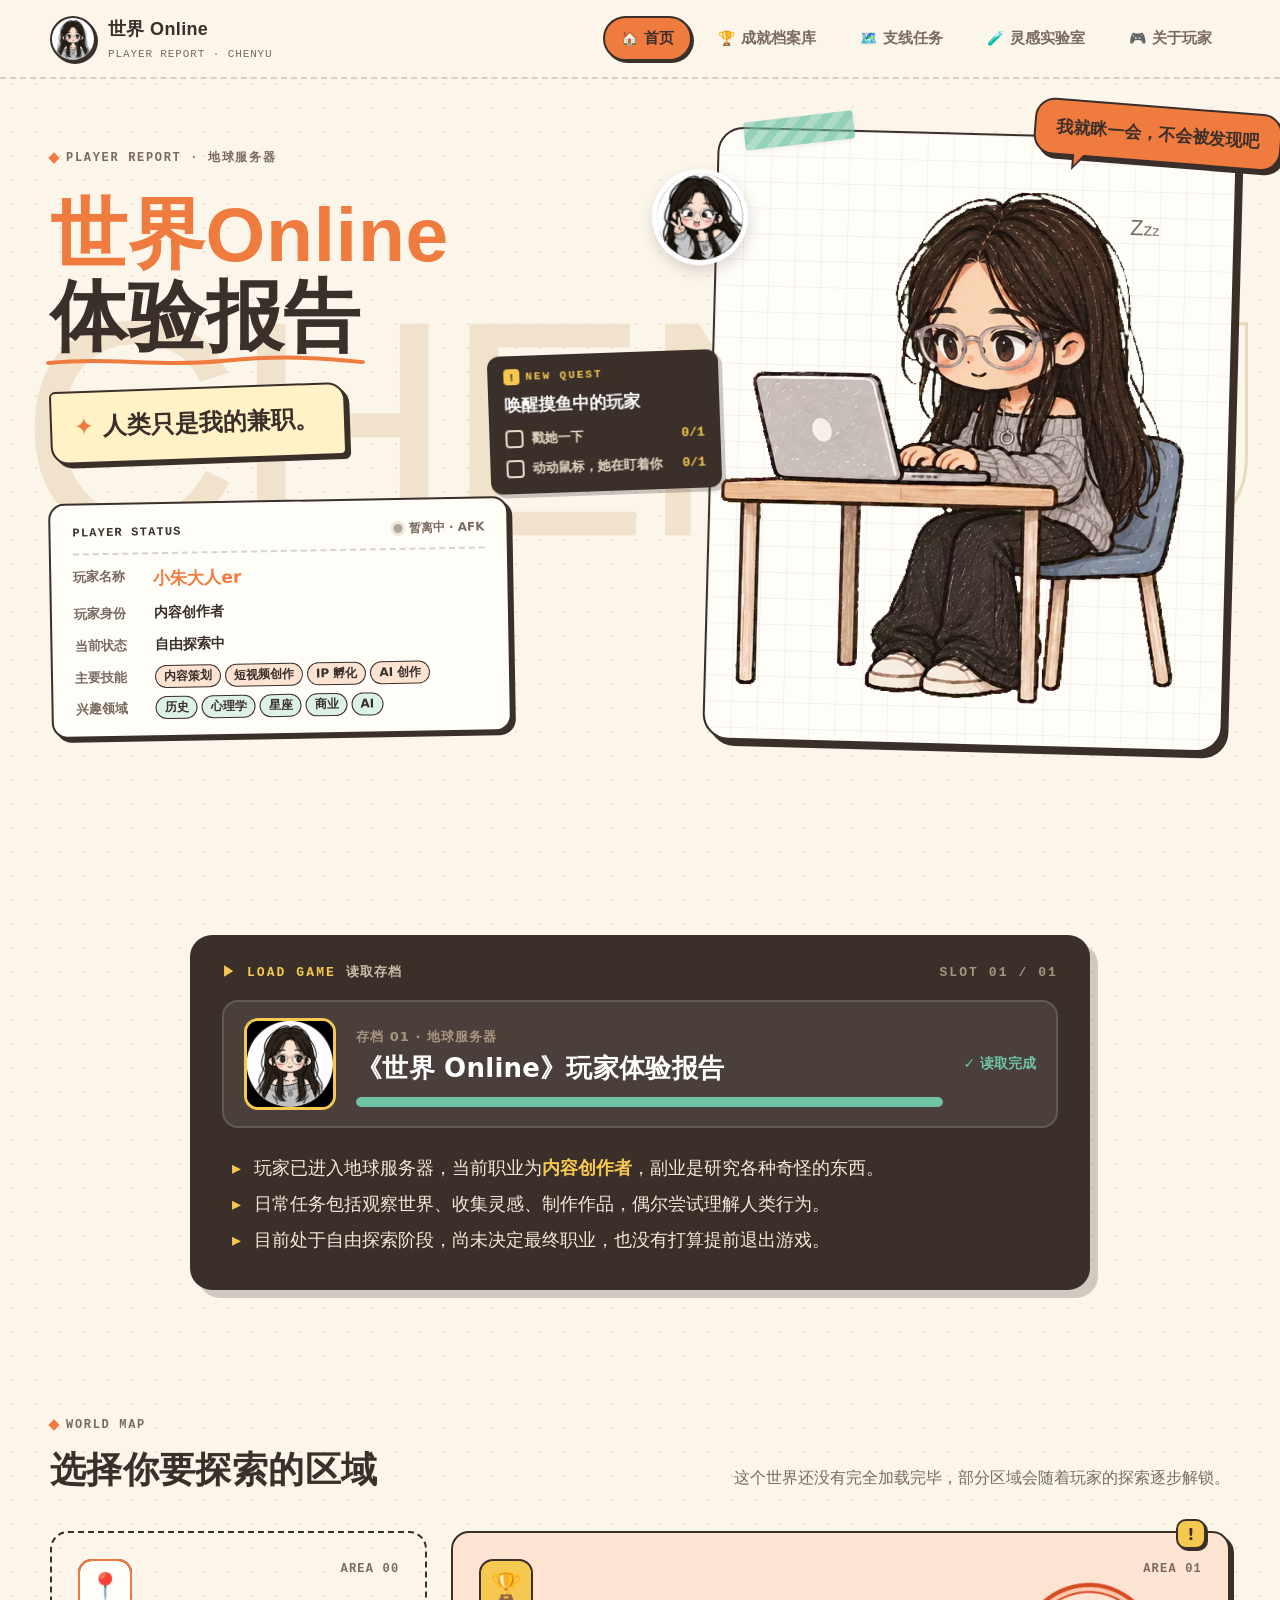
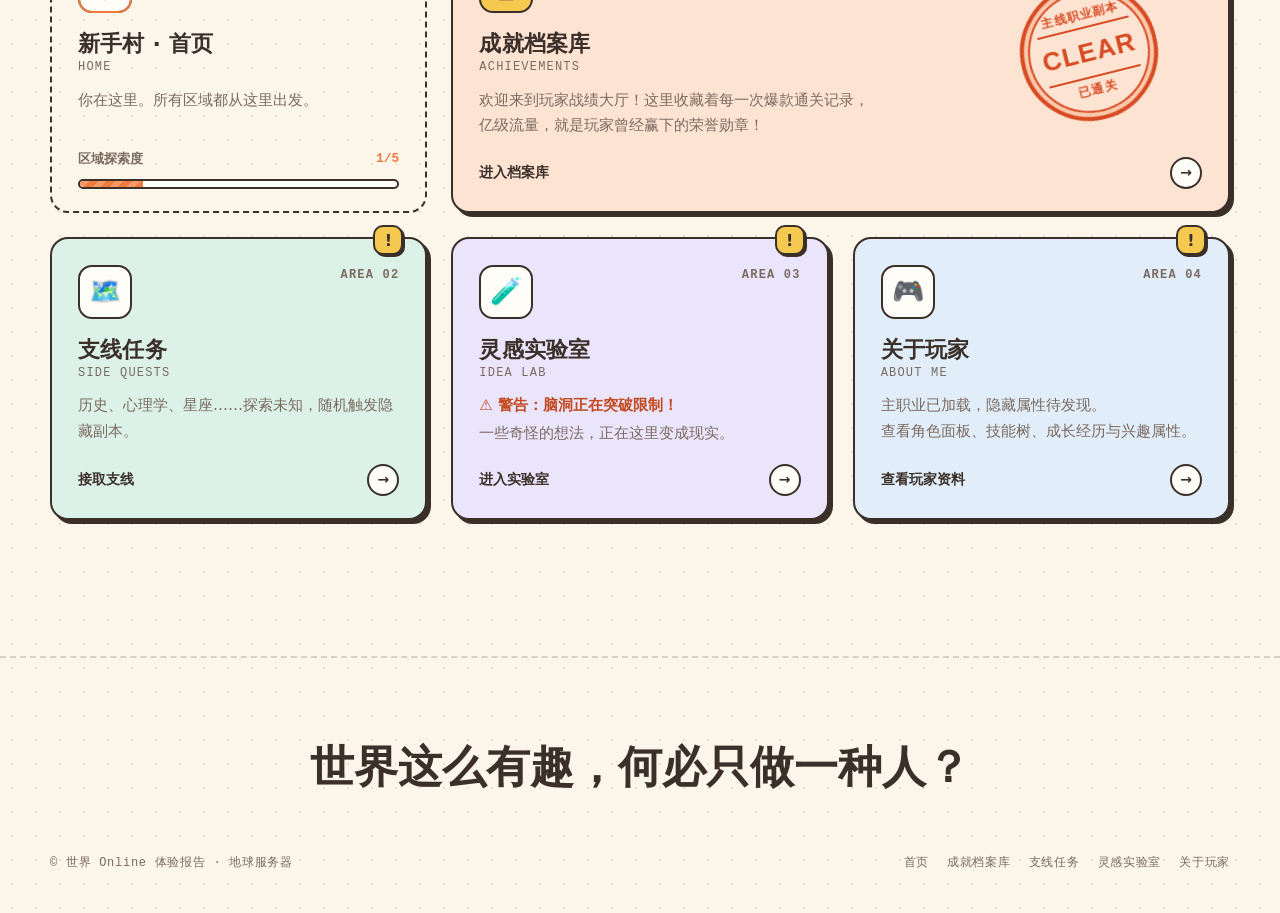
<file: index.html>
<!doctype html>
<html lang="zh-CN">
<head>
  <meta charset="utf-8">
  <meta name="viewport" content="width=device-width, initial-scale=1">
  <title>世界 Online 体验报告 · CHENYU</title>
  <meta name="description" content="把人生当作一场开放世界游戏：一个内容创作者的玩家体验报告。">
  <meta property="og:title" content="世界 Online 体验报告 · CHENYU">
  <meta property="og:description" content="把人生当作一场开放世界游戏：一个内容创作者的玩家体验报告。">
  <meta property="og:type" content="website">
  <link rel="icon" type="image/png" href="assets/img/favicon.png">
  <link rel="apple-touch-icon" href="assets/img/apple-touch-icon.png">
  <link rel="stylesheet" href="assets/css/style.css">
</head>
<body data-page="home">
  <main>
    <!-- 首屏 -->
    <section class="home-hero">
      <div class="hero-bg-word" aria-hidden="true">CHEN<span>YU</span></div>
      <div class="container hero-grid">
        <div class="hero-copy">
          <span class="eyebrow">Player Report · 地球服务器</span>
          <h1 class="hero-title"><em>世界Online</em><br><span class="scribble">体验报告</span></h1>
          <p class="slogan-note">人类只是我的兼职。</p>

          <aside class="hud" aria-label="玩家状态">
            <div class="hud-head">
              <span>PLAYER STATUS</span>
              <span class="status-dot" data-player-status>暂离中 · AFK</span>
            </div>
            <dl class="hud-rows">
              <div class="hud-row"><dt>玩家名称</dt><dd class="hud-name">小朱大人er</dd></div>
              <div class="hud-row"><dt>玩家身份</dt><dd>内容创作者</dd></div>
              <div class="hud-row"><dt>当前状态</dt><dd>自由探索中</dd></div>
              <div class="hud-row">
                <dt>主要技能</dt>
                <dd class="hud-tags">
                  <span class="chip chip-orange">内容策划</span>
                  <span class="chip chip-orange">短视频创作</span>
                  <span class="chip chip-orange">IP 孵化</span>
                  <span class="chip chip-orange">AI 创作</span>
                </dd>
              </div>
              <div class="hud-row">
                <dt>兴趣领域</dt>
                <dd class="hud-tags">
                  <span class="chip chip-mint">历史</span>
                  <span class="chip chip-mint">心理学</span>
                  <span class="chip chip-mint">星座</span>
                  <span class="chip chip-mint">商业</span>
                  <span class="chip chip-mint">AI</span>
                </dd>
              </div>            </dl>
          </aside>
        </div>

        <div class="hero-stage">
          <div class="nap-card">
            <span class="tape tape-left" aria-hidden="true"></span>
            <div class="motion-stage" tabindex="0" role="button" aria-label="点击唤醒玩家" data-mode="fallback">
              <canvas class="canvas-sleepwake"></canvas>
              <canvas class="canvas-gaze"></canvas>
              <img class="motion-fallback" src="assets/nap-girl/poster-sleep.png" alt="戴圆框眼镜的长发女孩趴在电脑前打盹">
            </div>
            <div class="nap-zzz" aria-hidden="true"><span>Z</span><span>z</span><span>z</span></div>
            <p class="nap-bubble motion-hint" aria-live="polite">我就眯一会，不会被发现吧</p>
          </div>

          <img class="sticker" src="assets/img/sticker-peace.webp" alt="" style="left:-58px; top:36px; transform:rotate(-12deg);">

          <div class="quest-tracker" data-quest-tracker aria-live="polite">
            <span class="qt-head" data-qt-head>NEW QUEST</span>
            <span class="qt-title" data-qt-title>唤醒摸鱼中的玩家</span>
            <span class="qt-row" data-qt-row="poke"><i class="qt-check"></i><span data-qt-step>戳她一下</span><b data-qt-count>0/1</b></span>
            <span class="qt-row" data-qt-row="look"><i class="qt-check"></i><span>动动鼠标，她在盯着你</span><b data-qt-count>0/1</b></span>
          </div>
        </div>
      </div>
    </section>

    <!-- 读取存档：个人介绍（文案保持原样） -->
    <section class="section">
      <div class="container">
        <div class="savefile reveal">
          <div class="savefile-head">
            <span class="savefile-mode">▶ LOAD GAME<em>读取存档</em></span>
            <span class="savefile-slots">SLOT 01 / 01</span>
          </div>
          <div class="save-slot">
            <img class="save-slot-avatar" src="assets/img/avatar.webp" alt="">
            <div class="save-slot-info">
              <span class="save-slot-meta">存档 01 · 地球服务器</span>
              <h2>《世界 Online》玩家体验报告</h2>
              <div class="save-bar" aria-hidden="true"><i></i></div>
            </div>
            <span class="save-slot-status" aria-hidden="true">
              <span class="is-loading">读取中…</span>
              <span class="is-loaded">✓ 读取完成</span>
            </span>
          </div>
          <div class="save-log">
            <p>玩家已进入地球服务器，当前职业为<span class="save-em">内容创作者</span>，副业是研究各种奇怪的东西。</p>
            <p>日常任务包括观察世界、收集灵感、制作作品，偶尔尝试理解人类行为。</p>
            <p>目前处于自由探索阶段，尚未决定最终职业，也没有打算提前退出游戏。</p>
          </div>
        </div>
      </div>
    </section>

    <!-- 区域入口 -->
    <section class="section" style="padding-top:24px">
      <div class="container">
        <div class="section-head">
          <div>
            <span class="eyebrow">World Map</span>
            <h2>选择你要探索的区域</h2>
          </div>
          <p class="section-note">这个世界还没有完全加载完毕，部分区域会随着玩家的探索逐步解锁。</p>
        </div>

        <div class="zones">
          <div class="card zone zone-here reveal" style="--i:0">
            <div class="zone-top">
              <span class="zone-icon zone-pin" style="background:var(--card)">📍</span>
              <span class="zone-code">AREA 00</span>
            </div>
            <h3>新手村 · 首页</h3>
            <span class="zone-en">Home</span>
            <p>你在这里。所有区域都从这里出发。</p>
            <div class="explore">
              <span class="explore-label">区域探索度 <b data-explore-count>1/5</b></span>
              <span class="explore-bar"><i data-explore-bar></i></span>
            </div>
          </div>

          <a class="card zone zone-wide reveal" href="achievements.html" data-zone="achievements" style="--i:1; background:var(--orange-soft)">
            <span class="zone-flag" aria-hidden="true"></span>
            <div class="zone-top">
              <span class="zone-icon" style="background:var(--sun)">🏆</span>
              <span class="zone-code">AREA 01</span>
            </div>
            <h3>成就档案库</h3>
            <span class="zone-en">Achievements</span>
            <p>欢迎来到玩家战绩大厅！这里收藏着每一次爆款通关记录，<br>亿级流量，就是玩家曾经赢下的荣誉勋章！</p>
            <span class="clear-stamp"><i>主线职业副本</i><b>CLEAR</b><i>已通关</i></span>
            <span class="zone-go">进入档案库 <span class="arrow">→</span></span>
          </a>

          <a class="card zone reveal" href="side-quests.html" data-zone="side-quests" style="--i:2; background:var(--mint-soft)">
            <span class="zone-flag" aria-hidden="true"></span>
            <div class="zone-top">
              <span class="zone-icon" style="background:var(--card)">🗺️</span>
              <span class="zone-code">AREA 02</span>
            </div>
            <h3>支线任务</h3>
            <span class="zone-en">Side Quests</span>
            <p>历史、心理学、星座……探索未知，随机触发隐藏副本。</p>
            <span class="zone-go">接取支线 <span class="arrow">→</span></span>
          </a>

          <a class="card zone reveal" href="idea-lab.html" data-zone="idea-lab" style="--i:3; background:var(--lilac-soft)">
            <span class="zone-flag" aria-hidden="true"></span>
            <div class="zone-top">
              <span class="zone-icon" style="background:var(--card)">🧪</span>
              <span class="zone-code">AREA 03</span>
            </div>
            <h3>灵感实验室</h3>
            <span class="zone-en">Idea Lab</span>
            <p class="zone-warn">⚠ 警告：脑洞正在突破限制！</p>
            <p>一些奇怪的想法，正在这里变成现实。</p>
            <span class="zone-go">进入实验室 <span class="arrow">→</span></span>
          </a>

          <a class="card zone reveal" href="about.html" data-zone="about" style="--i:4; background:var(--sky-soft)">
            <span class="zone-flag" aria-hidden="true"></span>
            <div class="zone-top">
              <span class="zone-icon" style="background:var(--card)">🎮</span>
              <span class="zone-code">AREA 04</span>
            </div>
            <h3>关于玩家</h3>
            <span class="zone-en">About Me</span>
            <p>主职业已加载，隐藏属性待发现。<br>查看角色面板、技能树、成长经历与兴趣属性。</p>
            <span class="zone-go">查看玩家资料 <span class="arrow">→</span></span>
          </a>
        </div>
      </div>
      </div>
    </section>
  </main>

  <script src="assets/js/main.js" defer></script>
  <script type="module" src="assets/nap-girl/app.js"></script>
</body>
</html>
</file>
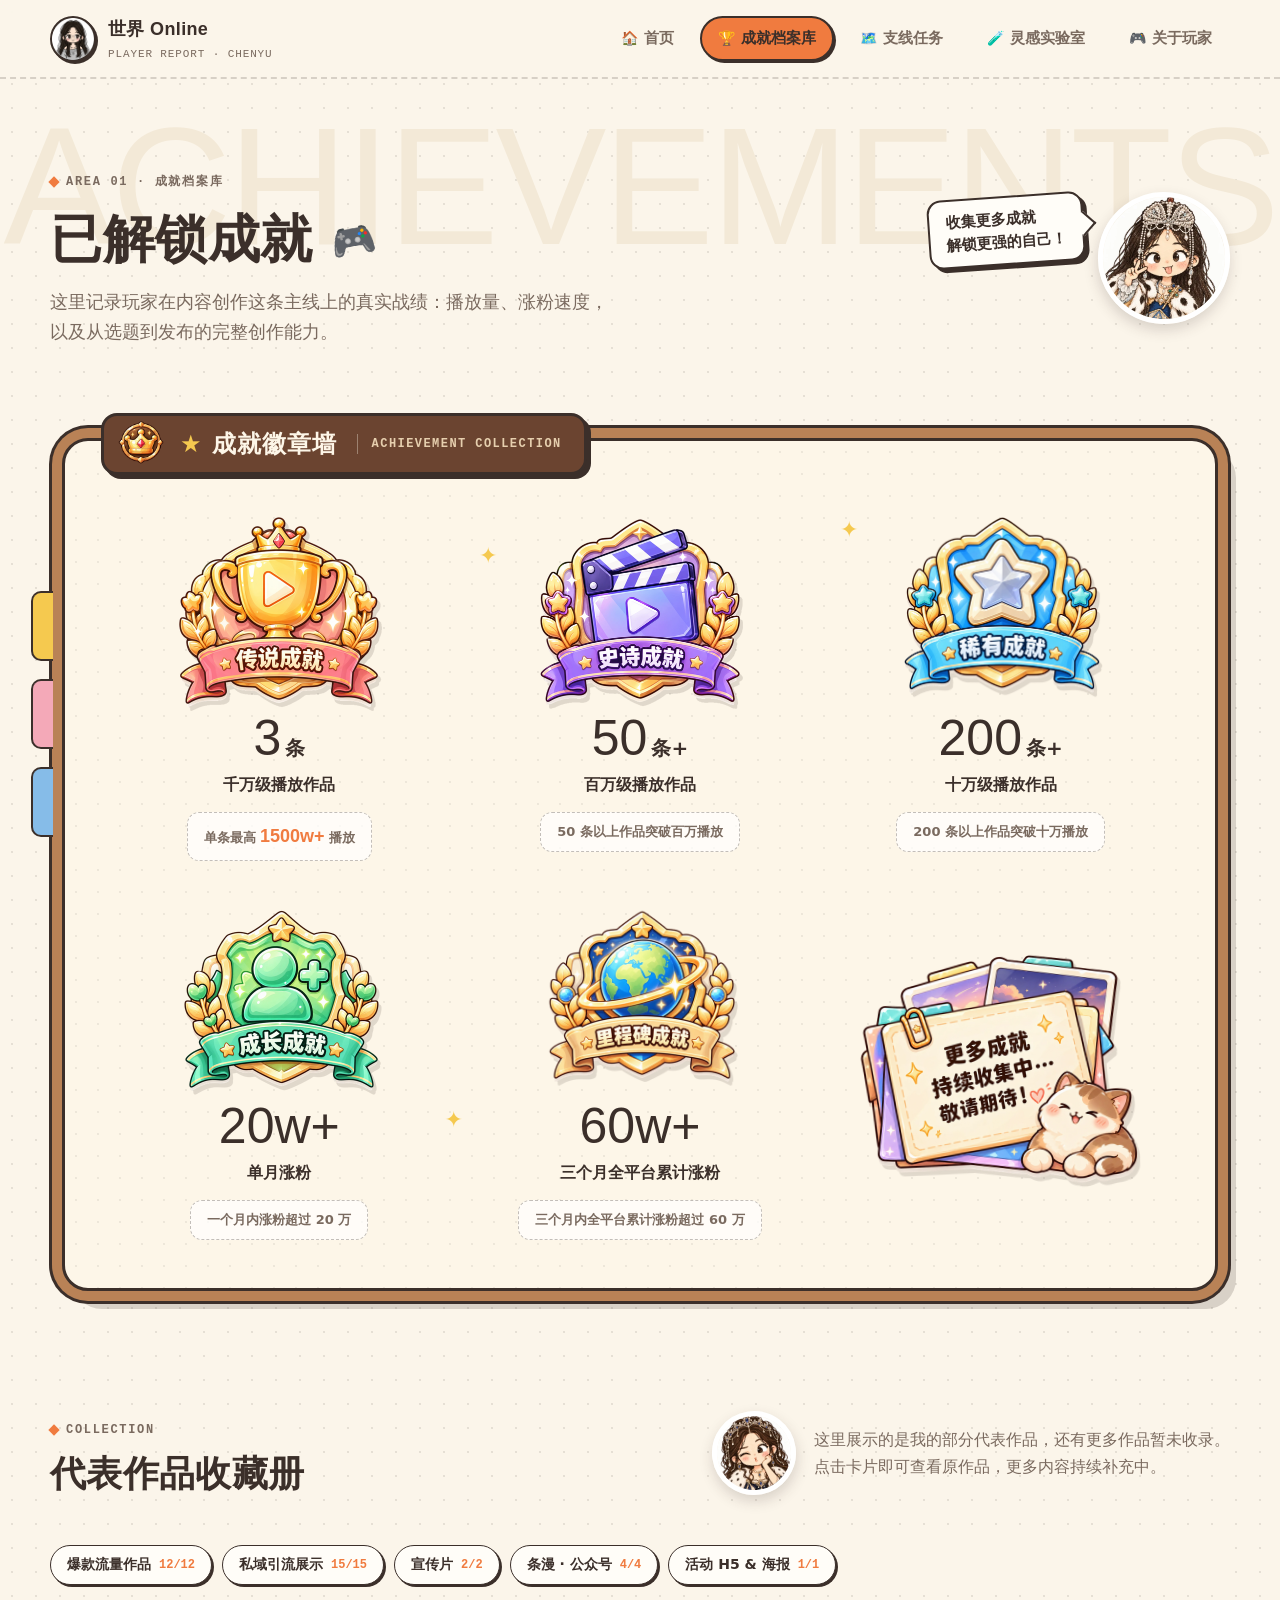
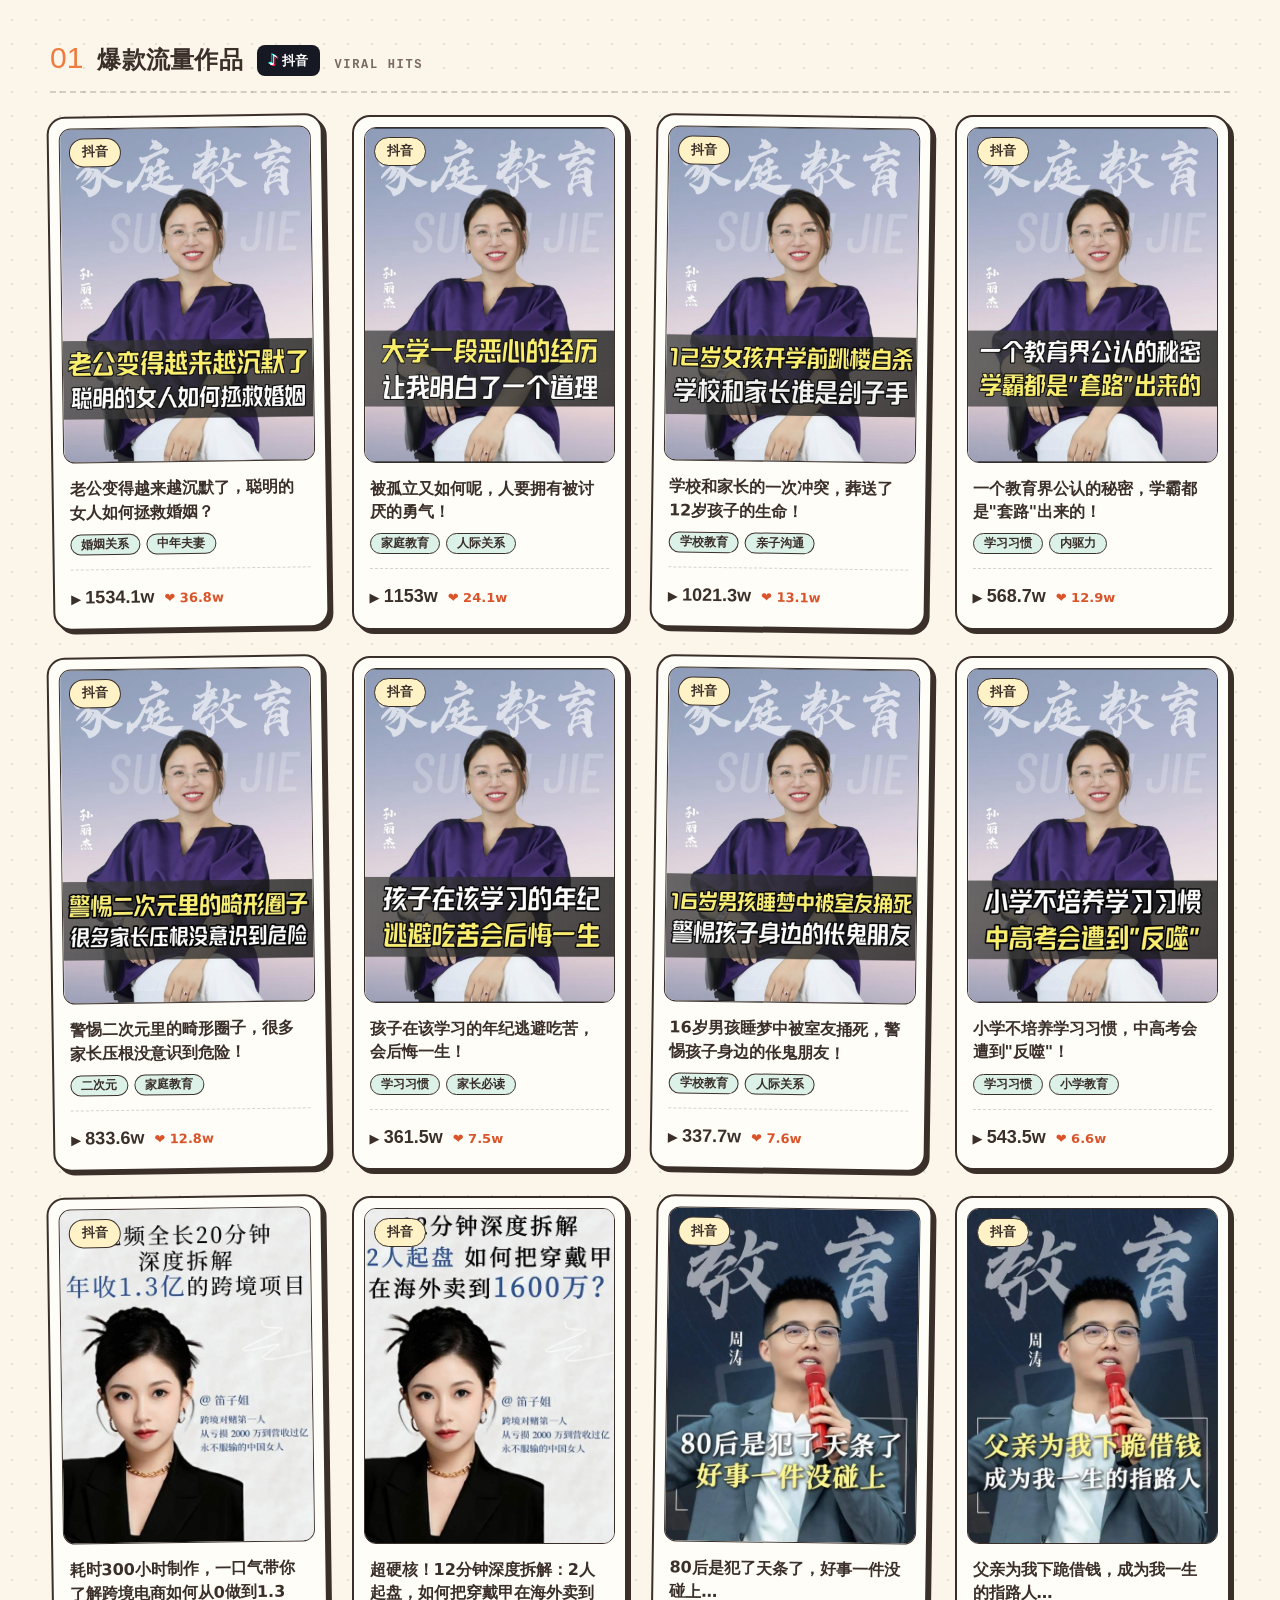
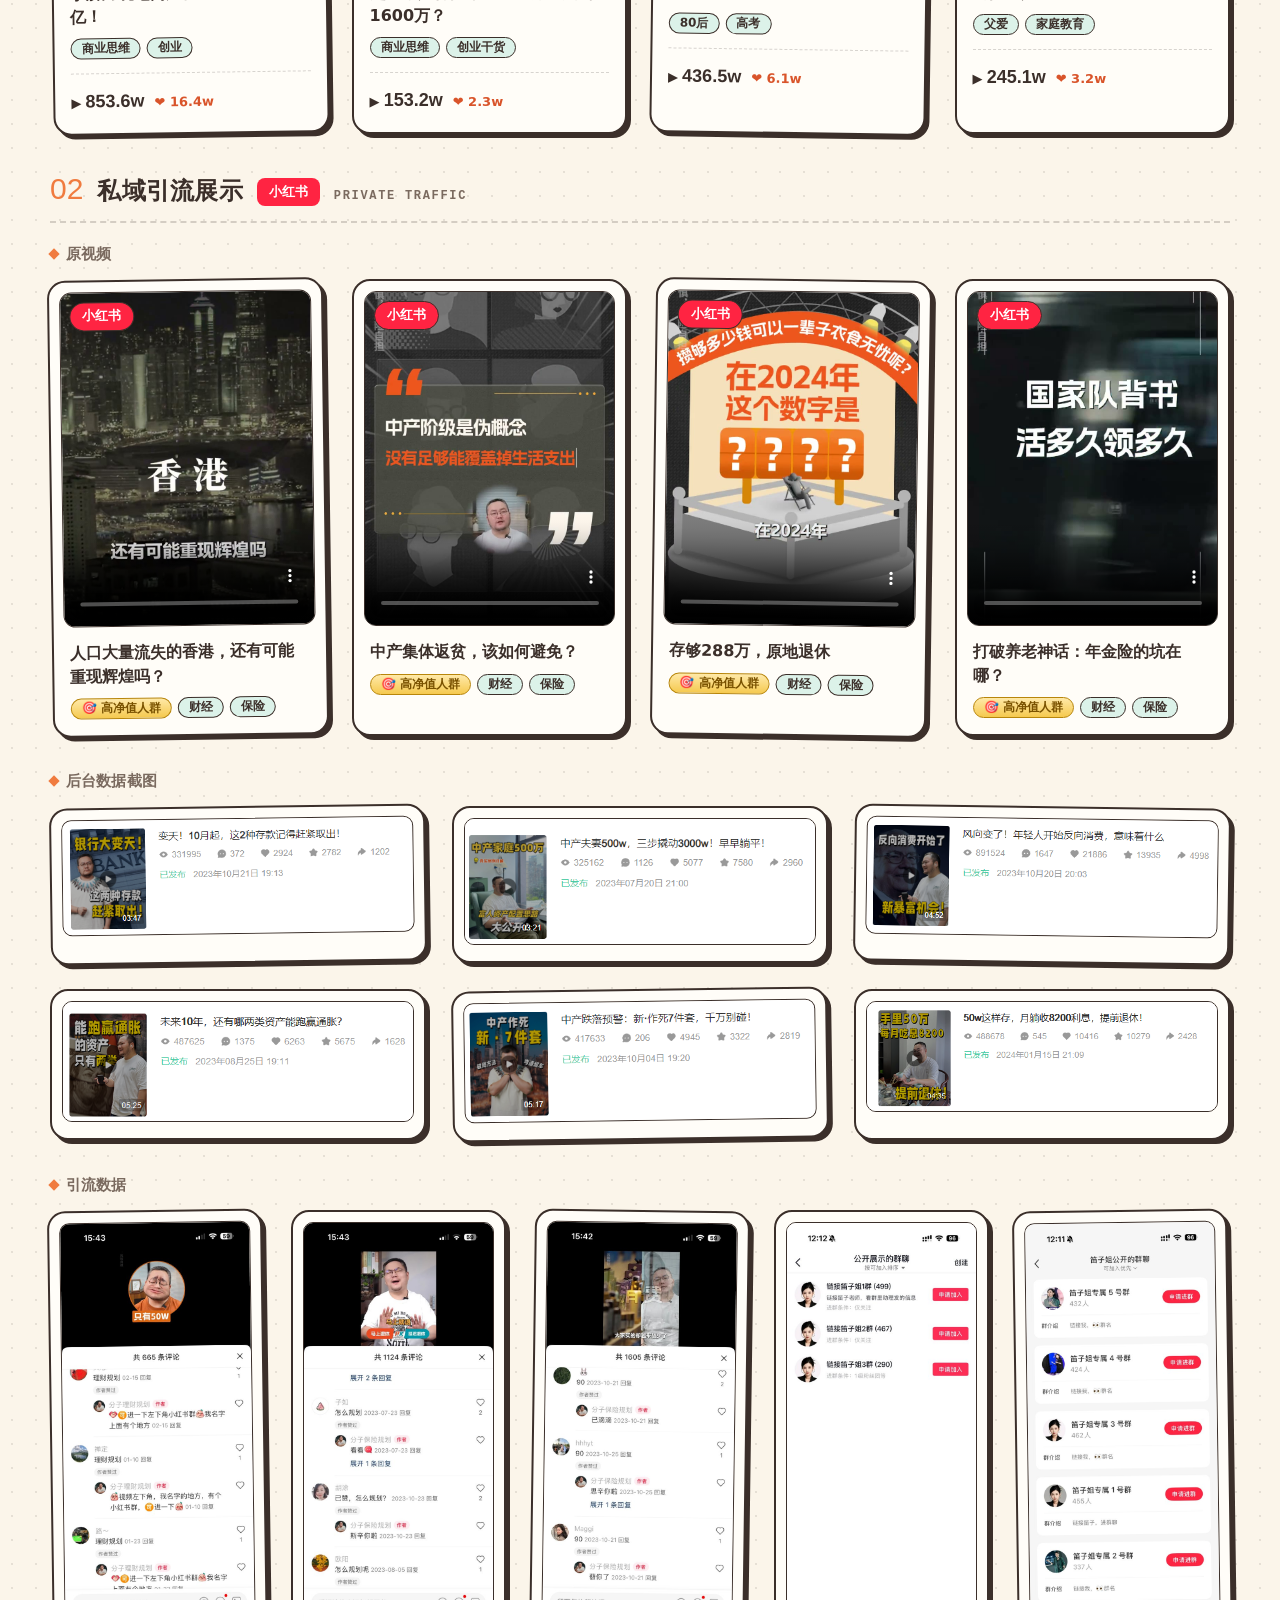
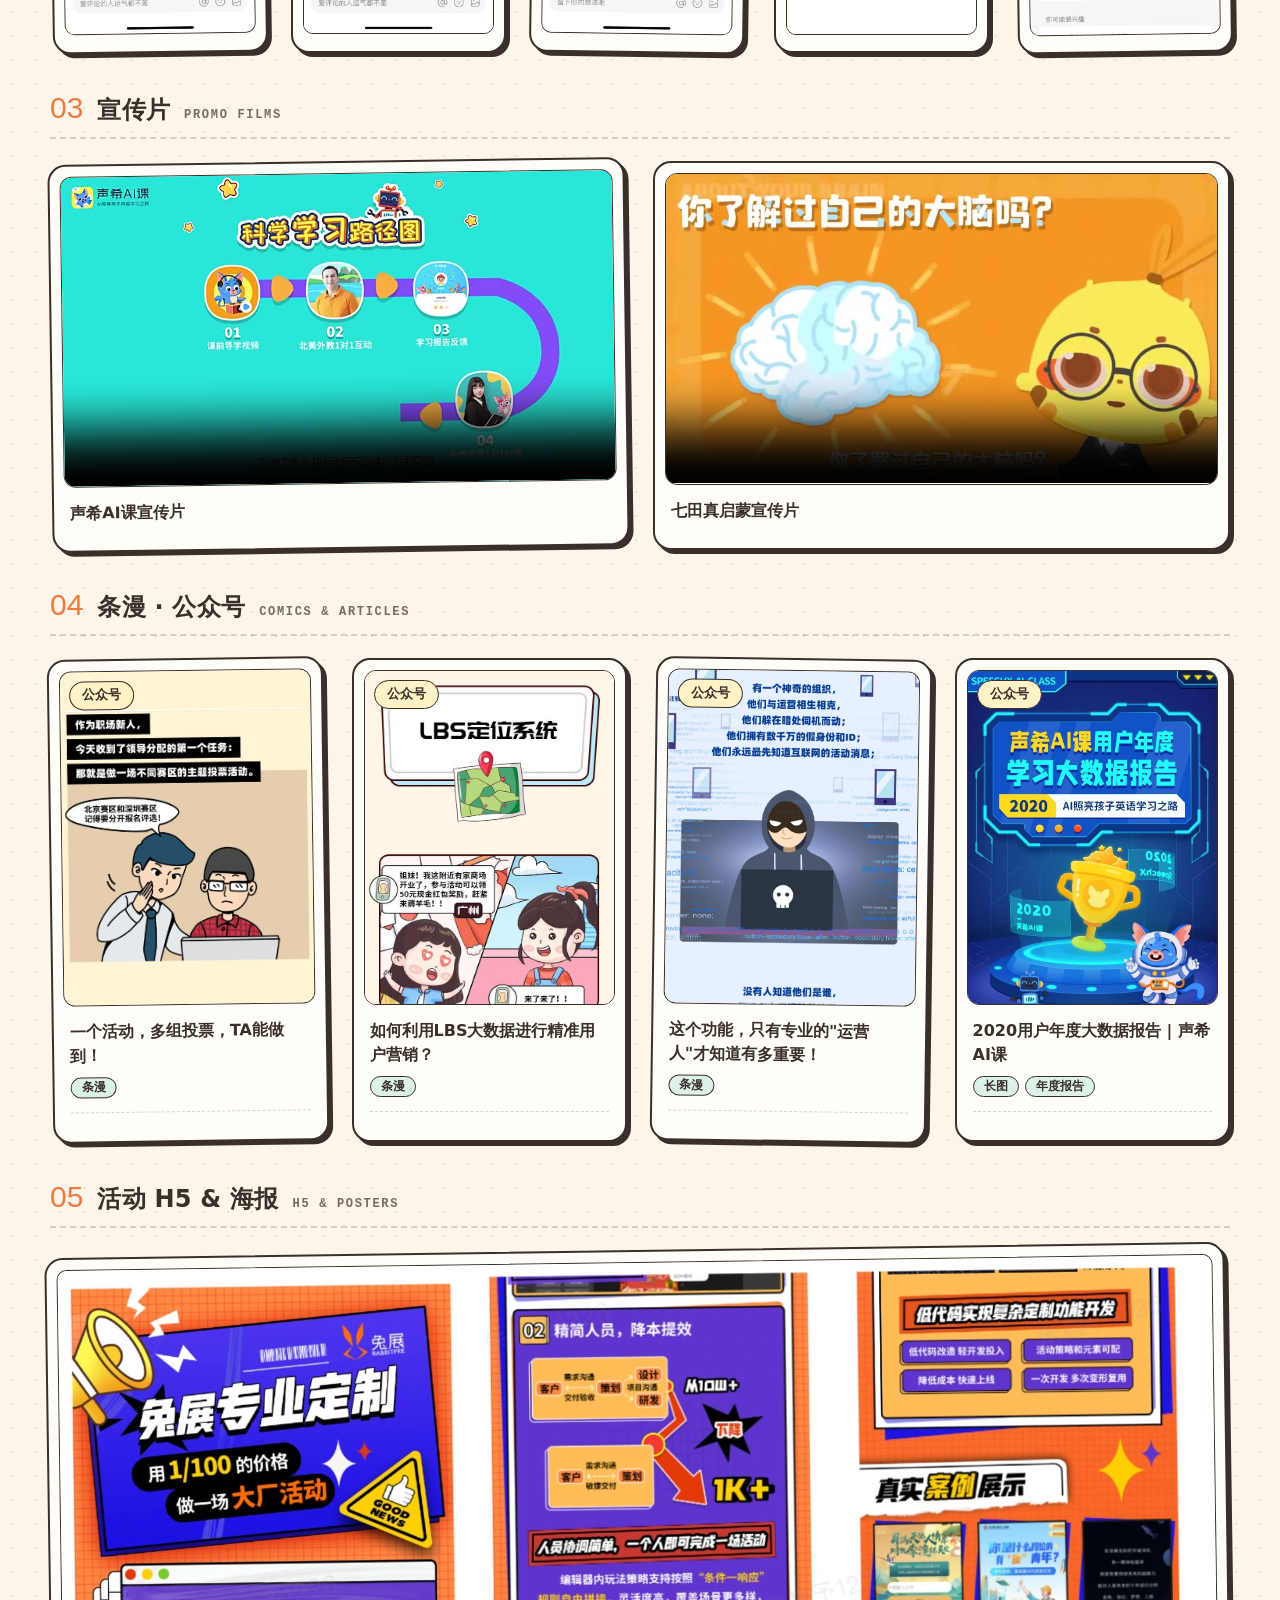
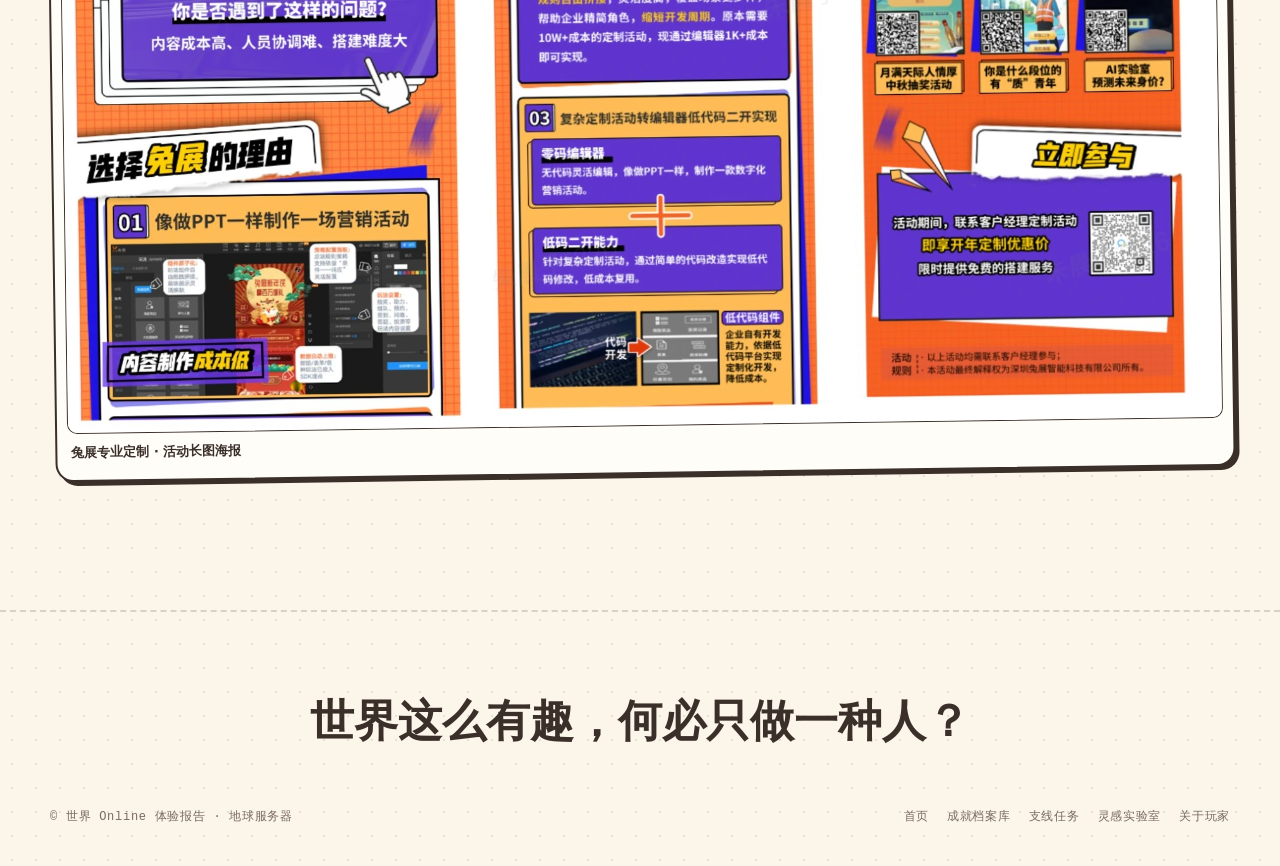
<file: achievements.html>
<!doctype html>
<html lang="zh-CN">
<head>
  <meta charset="utf-8">
  <meta name="viewport" content="width=device-width, initial-scale=1">
  <title>成就档案库 · 世界 Online 体验报告</title>
  <meta name="description" content="这里记录玩家在内容创作这条主线上的真实战绩：播放量、涨粉速度，以及从选题到发布的完整创作能力。">
  <meta property="og:title" content="成就档案库 · 世界 Online 体验报告">
  <meta property="og:description" content="这里记录玩家在内容创作这条主线上的真实战绩：播放量、涨粉速度，以及从选题到发布的完整创作能力。">
  <meta property="og:type" content="website">
  <link rel="icon" type="image/png" href="assets/img/favicon.png">
  <link rel="apple-touch-icon" href="assets/img/apple-touch-icon.png">
  <link rel="stylesheet" href="assets/css/style.css">
</head>
<body data-page="achievements">
  <main>
    <section class="page-hero ach-hero">
      <div class="page-hero-word" aria-hidden="true">ACHIEVEMENTS</div>
      <div class="container">
        <div>
          <span class="eyebrow">Area 01 · 成就档案库</span>
          <h1>已解锁成就 <span class="ach-hero-pad" aria-hidden="true">🎮</span></h1>
          <p class="page-hero-lead">这里记录玩家在内容创作这条主线上的真实战绩：播放量、涨粉速度，以及从选题到发布的完整创作能力。</p>
        </div>
        <div class="ach-hero-mascot" aria-hidden="true">
          <img class="sticker" src="assets/img/sticker-queen.webp" alt="">
          <p class="ach-hero-bubble">收集更多成就<br>解锁更强的自己！</p>
        </div>
      </div>
    </section>

    <!-- 成就徽章墙：收藏图鉴风 -->
    <section class="section" style="padding-top:8px">
      <div class="container">
        <div class="badge-wall reveal">
          <span class="bw-tabs" aria-hidden="true"><i></i><i></i><i></i></span>
          <div class="bw-head">
            <img class="bw-head-icon" src="assets/img/badges/crown.png" alt="">
            <h2>成就徽章墙</h2>
            <span class="bw-head-en">Achievement Collection</span>
          </div>

          <div class="bw-grid">
            <article class="bw-badge bw-legend">
              <img class="bw-emblem" src="assets/img/badges/legend.png" alt="传说成就徽章">
              <p class="bw-value">3<small>条</small></p>
              <p class="bw-label">千万级播放作品</p>
              <p class="bw-note">单条最高 <b>1500w+</b> 播放</p>
            </article>

            <article class="bw-badge bw-epic">
              <img class="bw-emblem" src="assets/img/badges/epic.png" alt="史诗成就徽章">
              <p class="bw-value">50<small>条+</small></p>
              <p class="bw-label">百万级播放作品</p>
              <p class="bw-note">50 条以上作品突破百万播放</p>
            </article>

            <article class="bw-badge bw-rare">
              <img class="bw-emblem" src="assets/img/badges/rare.png" alt="稀有成就徽章">
              <p class="bw-value">200<small>条+</small></p>
              <p class="bw-label">十万级播放作品</p>
              <p class="bw-note">200 条以上作品突破十万播放</p>
            </article>

            <article class="bw-badge bw-growth">
              <img class="bw-emblem" src="assets/img/badges/growth.png" alt="成长成就徽章">
              <p class="bw-value">20w+</p>
              <p class="bw-label">单月涨粉</p>
              <p class="bw-note">一个月内涨粉超过 20 万</p>
            </article>

            <article class="bw-badge bw-milestone">
              <img class="bw-emblem" src="assets/img/badges/milestone.png" alt="里程碑成就徽章">
              <p class="bw-value">60w+</p>
              <p class="bw-label">三个月全平台累计涨粉</p>
              <p class="bw-note">三个月内全平台累计涨粉超过 60 万</p>
            </article>

            <div class="bw-more">
              <img src="assets/img/badges/more.png" alt="更多成就持续收集中，敬请期待！">
            </div>
          </div>

          <span class="bw-spark" style="left:36%; top:96px" aria-hidden="true">✦</span>
          <span class="bw-spark" style="right:31%; top:70px" aria-hidden="true">✦</span>
          <span class="bw-spark" style="left:33%; bottom:150px" aria-hidden="true">✦</span>
        </div>
      </div>
    </section>

    <!-- 作品收藏册 -->
    <section class="section" style="padding-top:24px">
      <div class="container">
        <div class="section-head">
          <div>
            <span class="eyebrow">Collection</span>
            <h2>代表作品收藏册</h2>
          </div>
          <div class="collection-note">
            <img class="sticker" src="assets/img/sticker-queen-wink.webp" alt="">
            <p>这里展示的是我的部分代表作品，还有更多作品暂未收录。<br>点击卡片即可查看原作品，更多内容持续补充中。</p>
          </div>
        </div>

        <nav class="works-nav" aria-label="作品分类" data-works-nav></nav>
        <div data-works-sections></div>
      </div>
    </section>
  </main>

  <script src="assets/js/main.js" defer></script>
  <script type="module">
    import { WORKS, CATEGORIES } from "./assets/js/works.js";

    const esc = (s) => String(s).replace(/[&<>"]/g, (c) => ({ "&": "&amp;", "<": "&lt;", ">": "&gt;", '"': "&quot;" })[c]);

    // 截图类作品：只放图片，图片按原比例显示
    const shotCard = (w, i) => {
      const no = String(i + 1).padStart(2, "0");
      const body = w.image
        ? `<img src="${esc(w.image)}" alt="${esc(w.title || `数据截图 ${no}`)}" loading="lazy">`
        : `<div class="work-shot-missing">📊 数据截图 ${no} 待补充</div>`;
      return `<figure class="card work work-shot reveal is-in">${body}${w.title ? `<figcaption>${esc(w.title)}</figcaption>` : ""}</figure>`;
    };

    const card = (w, i) => {
      if (w.group === "shot" || w.group === "lead") return shotCard(w, i);
      const no = String(i + 1).padStart(2, "0");
      // 有本地视频时直接在卡片里播放，封面作为视频的预览图
      const cover = w.video
        ? `<div class="work-cover"><video src="${esc(w.video)}"${w.cover ? ` poster="${esc(w.cover)}"` : ""} controls preload="none" playsinline></video></div>`
        : w.cover
          ? `<div class="work-cover"><img src="${esc(w.cover)}" alt="${esc(w.title)} 封面" loading="lazy"></div>`
          : `<div class="work-cover is-missing"><span>📼<br>${w.group === "video" ? "原视频待补充" : "原始封面待补充"}</span></div>`;
      const title = w.title ? esc(w.title) : `<span class="placeholder-text">作品 ${no} 标题</span>`;
      const audience = w.audience ? `<span class="chip chip-audience">🎯 ${esc(w.audience)}</span>` : "";
      const tags = w.tags.length
        ? audience + w.tags.map((t) => `<span class="chip chip-mint">${esc(t)}</span>`).join("")
        : audience || (w.video ? "" : `<span class="chip chip-ghost">主题待定</span>`);
      // 只有爆款流量作品必须有播放量；其他分类没有数据就不显示这一栏
      const plays = w.plays
        ? `<span class="work-plays">▶ <b>${esc(w.plays)}</b>${w.likes ? `<span class="work-likes">❤ ${esc(w.likes)}</span>` : ""}</span>`
        : w.category === "viral"
          ? `<span class="work-plays is-pending"><b>播放量待核实</b></span>`
          : "<span></span>";
      // 本地视频不需要外链；账号已注销的作品也不再提示"链接待补充"
      const link = w.url
        ? `<a class="work-link" href="${esc(w.url)}" target="_blank" rel="noopener">看原视频 ↗</a>`
        : w.video || w.group === "video"
          ? ""
          : `<span class="work-link is-disabled">链接待补充</span>`;
      const Tag = w.url ? "a" : "article";
      const attrs = w.url ? ` href="${esc(w.url)}" target="_blank" rel="noopener"` : "";
      return `<${Tag} class="card work reveal is-in"${attrs}>
          <div style="position:relative">${cover}${w.platform ? `<span class="chip ${w.platform === "小红书" ? "chip-xhs" : "chip-sun"} work-platform">${esc(w.platform)}</span>` : ""}</div>
          <div class="work-body">
            <p class="work-title">${title}</p>
            <div class="work-tags">${tags}</div>
            ${plays === "<span></span>" && !link ? "" : `<div class="work-foot">${plays}${w.url ? "" : link}</div>`}
          </div>
        </${Tag}>`;
    };

    // 每个分类一个分区，编号在分类内部从 01 开始
    const sections = CATEGORIES.map((cat, n) => {
      const list = WORKS.filter((w) => w.category === cat.id);
      const filled = list.filter((w) => w.cover || w.title || w.image || w.video).length;
      return { cat, n, list, filled };
    }).filter((s) => s.list.length);

    document.querySelector("[data-works-nav]").innerHTML = sections
      .map(({ cat, filled, list }) => `<a class="works-nav-item" href="#works-${cat.id}">${esc(cat.name)}<b>${filled}/${list.length}</b></a>`)
      .join("");

    const BADGES = {
      douyin: `<span class="platform-badge badge-douyin"><i>♪</i>抖音</span>`,
      xhs: `<span class="platform-badge badge-xhs">小红书</span>`,
    };

    const grid = (items, ratio, cols) =>
      `<div class="works-grid" style="--cover-ratio:${ratio}; --cols:${cols}">${items.map((w, i) => card(w, i)).join("")}</div>`;

    document.querySelector("[data-works-sections]").innerHTML = sections
      .map(({ cat, n, list }) => {
        const body = cat.groups
          ? cat.groups
              .map((g) => {
                const items = list.filter((w) => w.group === g.id);
                return items.length
                  ? `<h4 class="works-subhead">${esc(g.name)}</h4>${grid(items, g.ratio, g.cols)}`
                  : "";
              })
              .join("")
          : grid(list, cat.ratio, cat.cols);
        return `
        <section class="works-group" id="works-${cat.id}">
          <div class="works-group-head">
            <span class="works-group-no">0${n + 1}</span>
            <h3>${esc(cat.name)}</h3>
            ${cat.platform ? BADGES[cat.platform] : ""}
            <span class="works-group-en">${esc(cat.en)}</span>
          </div>
          ${body}
        </section>`;
      })
      .join("");
  </script>
</body>
</html>
</file>
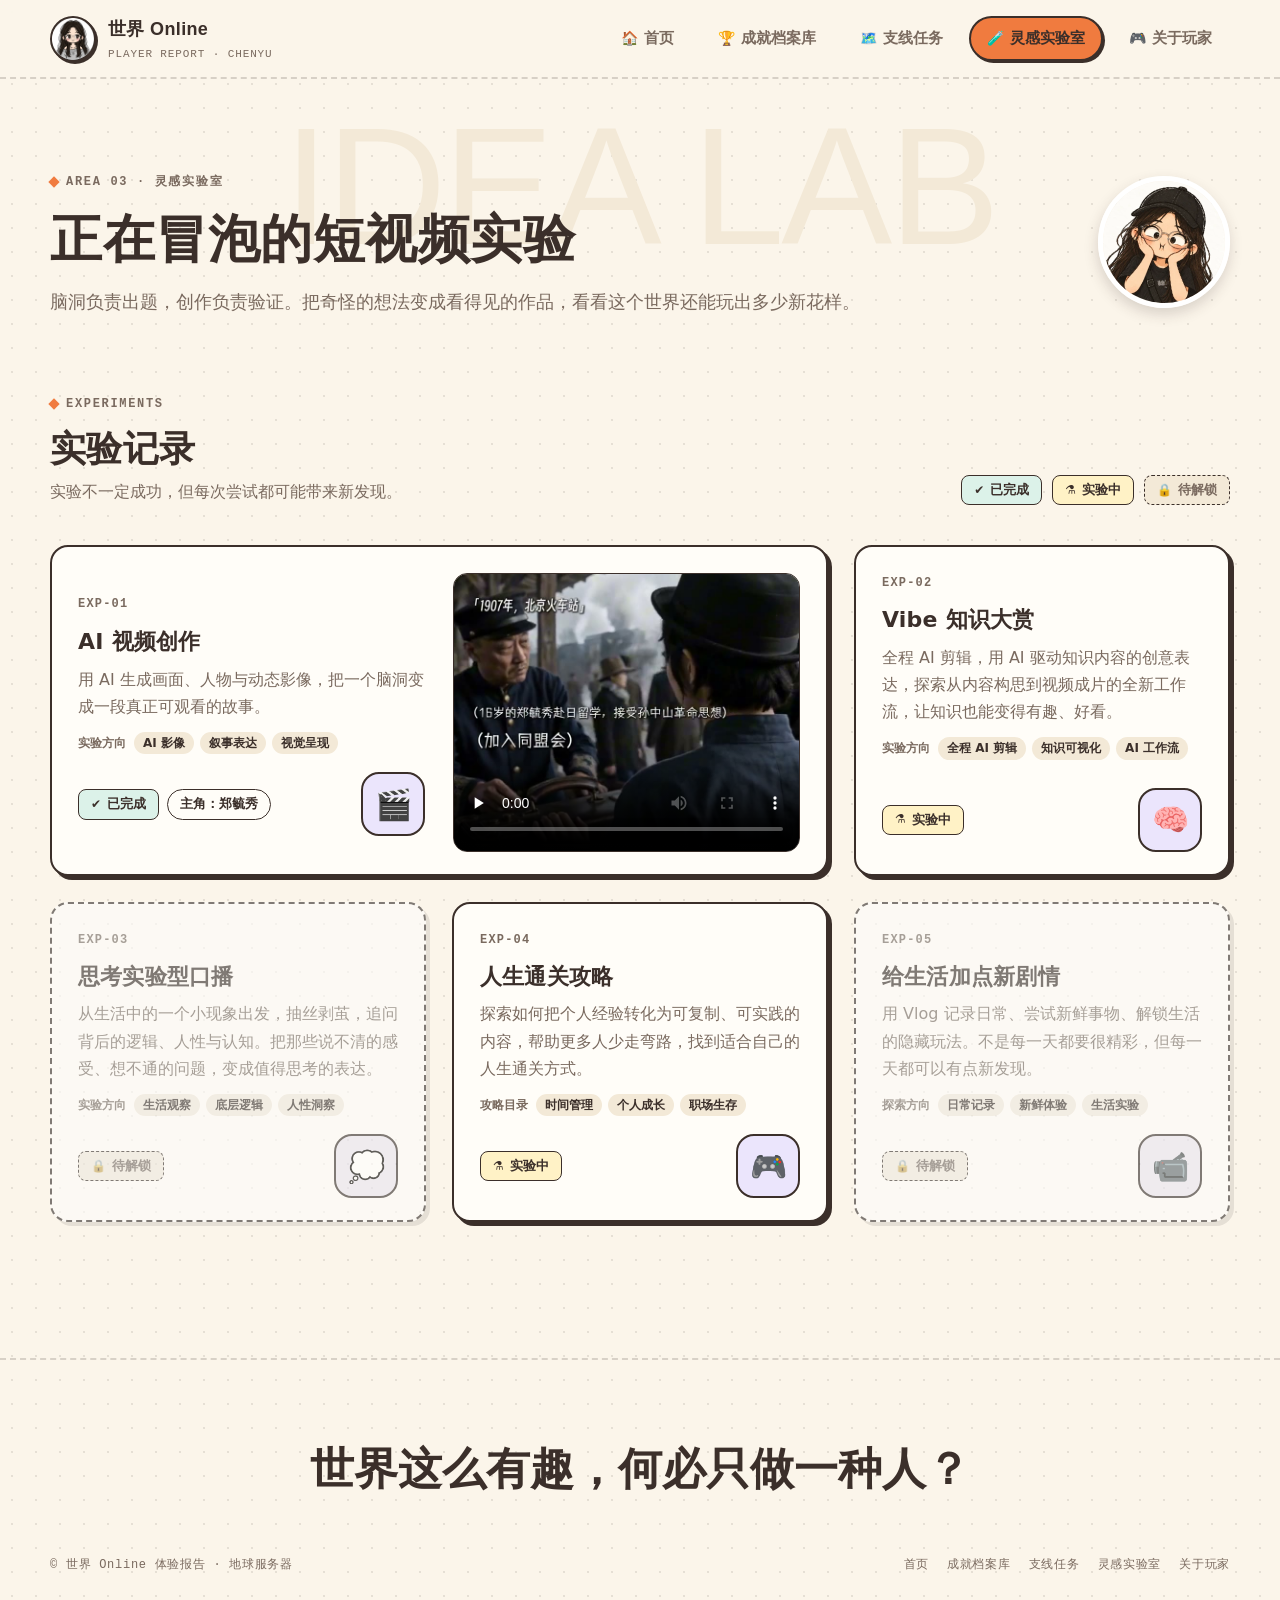
<file: idea-lab.html>
<!doctype html>
<html lang="zh-CN">
<head>
  <meta charset="utf-8">
  <meta name="viewport" content="width=device-width, initial-scale=1">
  <title>灵感实验室 · 世界 Online 体验报告</title>
  <meta name="description" content="脑洞负责出题，创作负责验证。把奇怪的想法变成看得见的作品，看看这个世界还能玩出多少新花样。">
  <meta property="og:title" content="灵感实验室 · 世界 Online 体验报告">
  <meta property="og:description" content="脑洞负责出题，创作负责验证。把奇怪的想法变成看得见的作品，看看这个世界还能玩出多少新花样。">
  <meta property="og:type" content="website">
  <link rel="icon" type="image/png" href="assets/img/favicon.png">
  <link rel="apple-touch-icon" href="assets/img/apple-touch-icon.png">
  <link rel="stylesheet" href="assets/css/style.css">
</head>
<body data-page="idea-lab">
  <main>
    <section class="page-hero">
      <div class="page-hero-word" aria-hidden="true">IDEA LAB</div>
      <div class="container">
        <div>
          <span class="eyebrow">Area 03 · 灵感实验室</span>
          <h1>正在冒泡的短视频实验</h1>
          <p class="page-hero-lead" style="max-width:none">脑洞负责出题，创作负责验证。把奇怪的想法变成看得见的作品，看看这个世界还能玩出多少新花样。</p>
        </div>
        <img class="sticker" src="assets/img/sticker-pout-cap.webp" alt="" style="transform:rotate(6deg)">
      </div>
    </section>

    <section class="section" style="padding-top:16px">
      <div class="container">
        <div class="section-head">
          <div>
            <span class="eyebrow">Experiments</span>
            <h2>实验记录</h2>
            <p style="margin-top:8px">实验不一定成功，但每次尝试都可能带来新发现。</p>
          </div>
          <div class="lab-legend" aria-label="状态说明">
            <span class="status status-done">已完成</span>
            <span class="status status-wip">实验中</span>
            <span class="status status-locked">待解锁</span>
          </div>
        </div>

        <div class="lab-grid">
          <article class="card lab-card lab-card-big has-video reveal">
            <div>
              <span class="lab-no">EXP-01</span>
              <h3>AI 视频创作</h3>
              <p>用 AI 生成画面、人物与动态影像，把一个脑洞变成一段真正可观看的故事。</p>
              <p class="lab-dir"><span>实验方向</span><i>AI 影像</i><i>叙事表达</i><i>视觉呈现</i></p>
              <div class="lab-card-foot">
                <span class="lab-foot-tags"><span class="status status-done">已完成</span><span class="chip">主角：郑毓秀</span></span>
                <span class="flask" aria-hidden="true">🎬</span>
              </div>
            </div>
            <div class="lab-visual is-video">
              <video src="assets/videos/lab-01.mp4" poster="assets/videos/lab-01.jpg" controls preload="none" playsinline></video>
            </div>
          </article>

          <article class="card lab-card reveal">
            <span class="lab-no">EXP-02</span>
            <h3>Vibe 知识大赏</h3>
            <p>全程 AI 剪辑，用 AI 驱动知识内容的创意表达，探索从内容构思到视频成片的全新工作流，让知识也能变得有趣、好看。</p>
            <p class="lab-dir"><span>实验方向</span><i>全程 AI 剪辑</i><i>知识可视化</i><i>AI 工作流</i></p>
            <div class="lab-card-foot"><span class="status status-wip">实验中</span><span class="flask" aria-hidden="true">🧠</span></div>
          </article>

          <article class="card lab-card is-locked reveal">
            <span class="lab-no">EXP-03</span>
            <h3>思考实验型口播</h3>
            <p>从生活中的一个小现象出发，抽丝剥茧，追问背后的逻辑、人性与认知。把那些说不清的感受、想不通的问题，变成值得思考的表达。</p>
            <p class="lab-dir"><span>实验方向</span><i>生活观察</i><i>底层逻辑</i><i>人性洞察</i></p>
            <div class="lab-card-foot"><span class="status status-locked">待解锁</span><span class="flask" aria-hidden="true">💭</span></div>
          </article>

          <article class="card lab-card reveal">
            <span class="lab-no">EXP-04</span>
            <h3>人生通关攻略</h3>
            <p>探索如何把个人经验转化为可复制、可实践的内容，帮助更多人少走弯路，找到适合自己的人生通关方式。</p>
            <p class="lab-dir"><span>攻略目录</span><i>时间管理</i><i>个人成长</i><i>职场生存</i></p>
            <div class="lab-card-foot"><span class="status status-wip">实验中</span><span class="flask" aria-hidden="true">🎮</span></div>
          </article>

          <article class="card lab-card is-locked reveal">
            <span class="lab-no">EXP-05</span>
            <h3>给生活加点新剧情</h3>
            <p>用 Vlog 记录日常、尝试新鲜事物、解锁生活的隐藏玩法。不是每一天都要很精彩，但每一天都可以有点新发现。</p>
            <p class="lab-dir"><span>探索方向</span><i>日常记录</i><i>新鲜体验</i><i>生活实验</i></p>
            <div class="lab-card-foot"><span class="status status-locked">待解锁</span><span class="flask" aria-hidden="true">📹</span></div>
          </article>
        </div>
      </div>
    </section>
  </main>

  <script src="assets/js/main.js" defer></script>
</body>
</html>
</file>
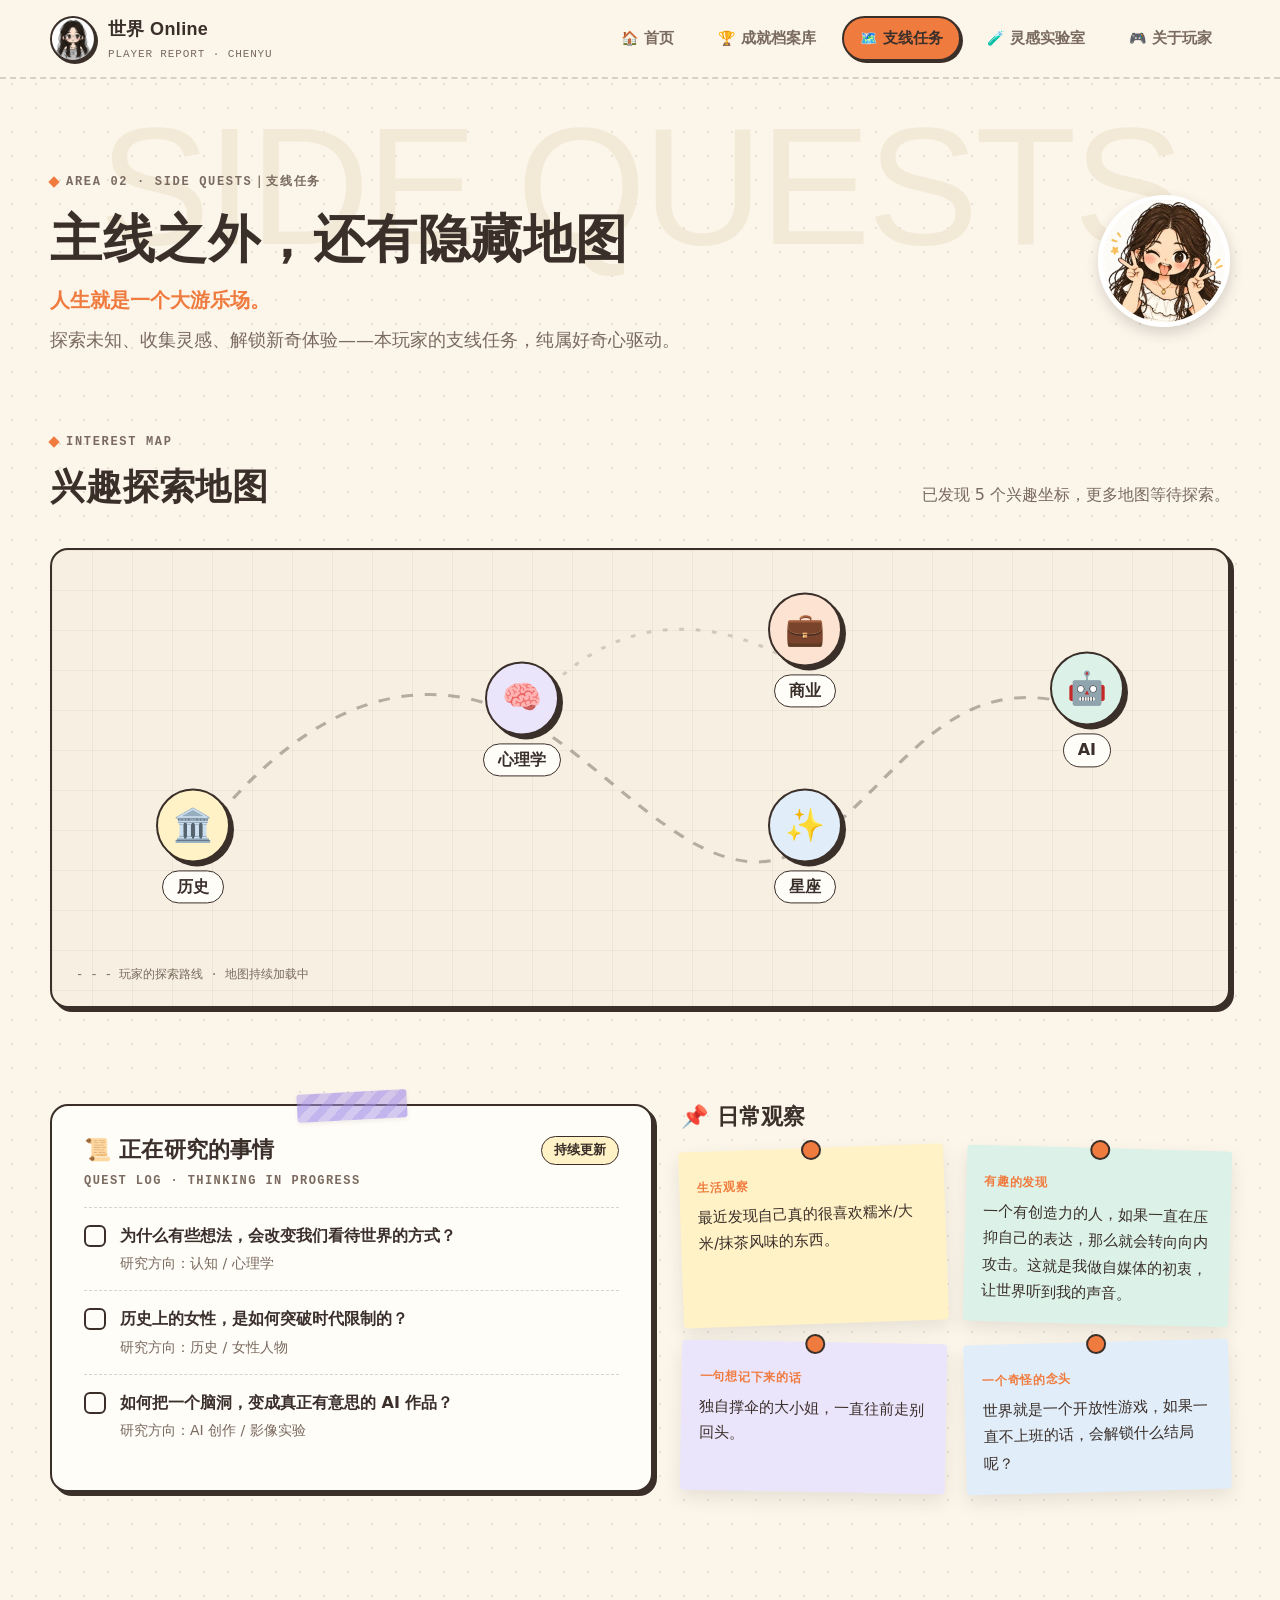
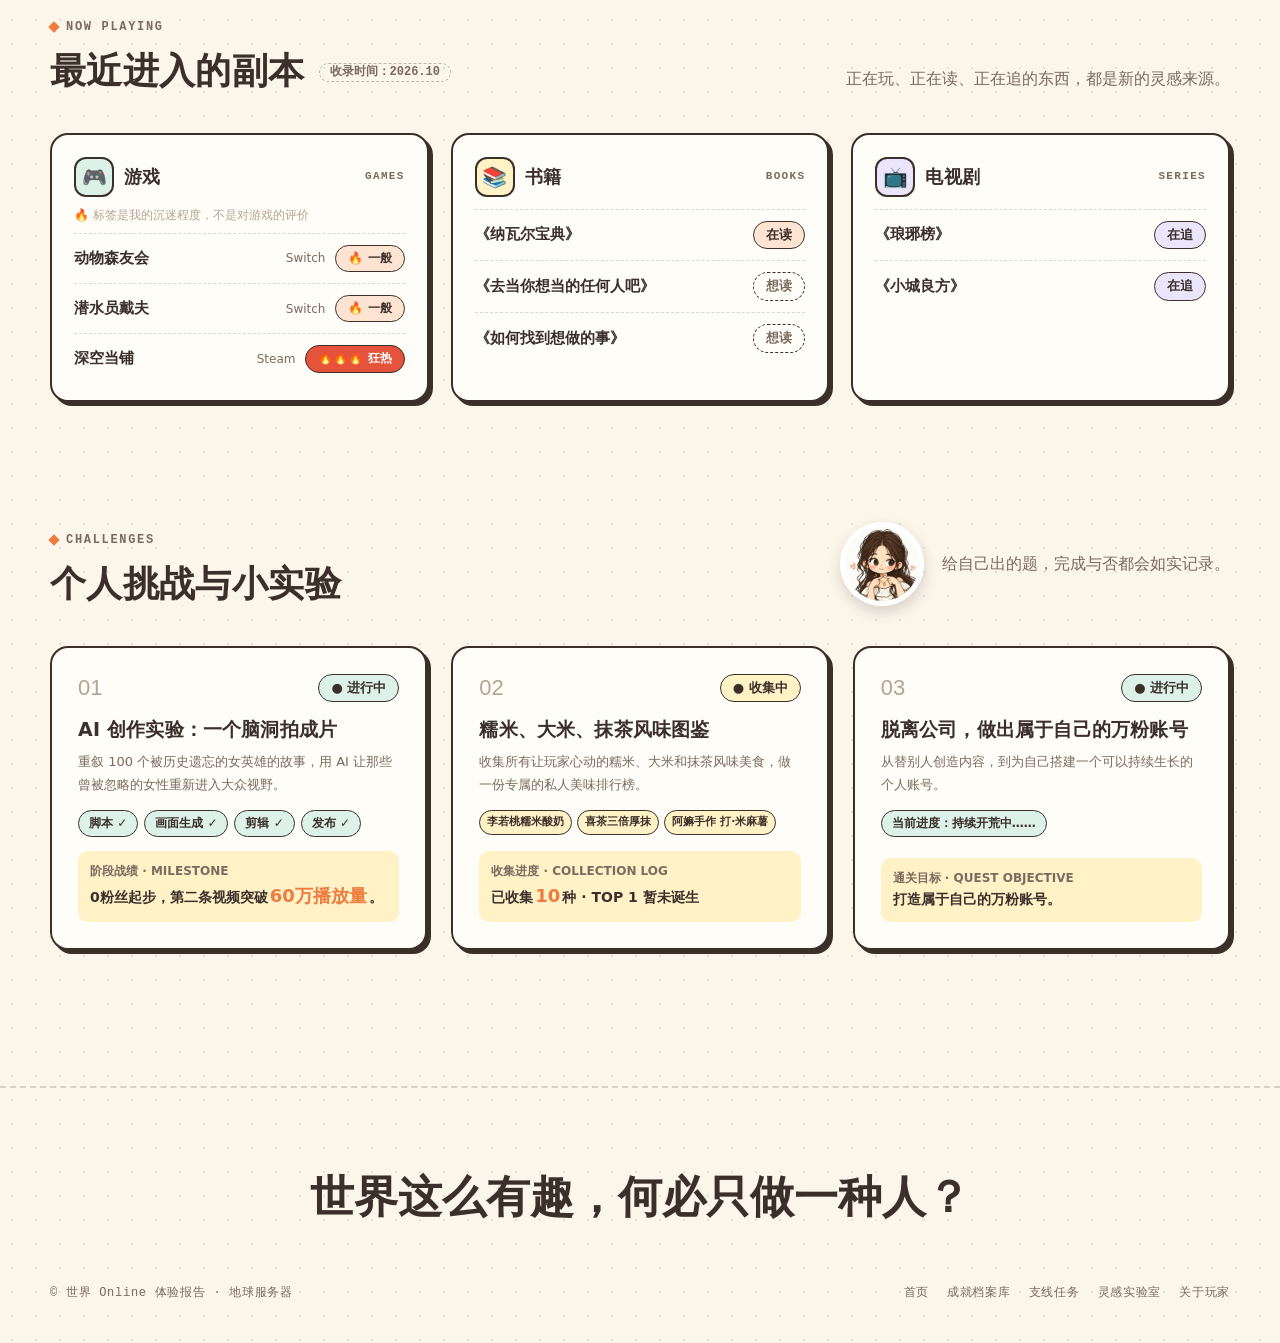
<file: side-quests.html>
<!doctype html>
<html lang="zh-CN">
<head>
  <meta charset="utf-8">
  <meta name="viewport" content="width=device-width, initial-scale=1">
  <title>支线任务 · 世界 Online 体验报告</title>
  <meta name="description" content="探索未知、收集灵感、解锁新奇体验——本玩家的支线任务，纯属好奇心驱动。">
  <meta property="og:title" content="支线任务 · 世界 Online 体验报告">
  <meta property="og:description" content="探索未知、收集灵感、解锁新奇体验——本玩家的支线任务，纯属好奇心驱动。">
  <meta property="og:type" content="website">
  <link rel="icon" type="image/png" href="assets/img/favicon.png">
  <link rel="apple-touch-icon" href="assets/img/apple-touch-icon.png">
  <link rel="stylesheet" href="assets/css/style.css">
</head>
<body data-page="side-quests">
  <main>
    <section class="page-hero">
      <div class="page-hero-word" aria-hidden="true">SIDE QUESTS</div>
      <div class="container">
        <div>
          <span class="eyebrow">Area 02 · Side Quests｜支线任务</span>
          <h1>主线之外，还有隐藏地图</h1>
          <p class="page-hero-slogan">人生就是一个大游乐场。</p>
          <p class="page-hero-lead" style="max-width:none">探索未知、收集灵感、解锁新奇体验——本玩家的支线任务，纯属好奇心驱动。</p>
        </div>
        <img class="sticker" src="assets/img/sticker-peace-tongue.webp" alt="" style="transform:rotate(-8deg)">
      </div>
    </section>

    <!-- 兴趣地图 -->
    <section class="section" style="padding-top:16px">
      <div class="container">
        <div class="section-head">
          <div>
            <span class="eyebrow">Interest Map</span>
            <h2>兴趣探索地图</h2>
          </div>
          <p>已发现 5 个兴趣坐标，更多地图等待探索。</p>
        </div>

        <div class="card interest-map reveal">
          <svg class="trail" viewBox="0 0 1000 460" preserveAspectRatio="none" aria-hidden="true">
            <path d="M120 300 C 220 140, 320 120, 400 170 S 560 360, 640 300 S 760 110, 880 160"
                  fill="none" stroke="#3b2f2a" stroke-opacity="0.35" stroke-width="3" stroke-dasharray="10 10"/>
            <path d="M400 170 C 470 60, 560 60, 640 120" fill="none" stroke="#3b2f2a" stroke-opacity="0.2" stroke-width="3" stroke-dasharray="4 10"/>
          </svg>
          <div class="pin" style="left:12%; top:65%"><span class="pin-icon" style="background:var(--sun-soft)">🏛️</span><span class="pin-label">历史</span></div>
          <div class="pin" style="left:40%; top:37%"><span class="pin-icon" style="background:var(--lilac-soft)">🧠</span><span class="pin-label">心理学</span></div>
          <div class="pin" style="left:64%; top:65%"><span class="pin-icon" style="background:var(--sky-soft)">✨</span><span class="pin-label">星座</span></div>
          <div class="pin" style="left:64%; top:22%"><span class="pin-icon" style="background:var(--orange-soft)">💼</span><span class="pin-label">商业</span></div>
          <div class="pin" style="left:88%; top:35%"><span class="pin-icon" style="background:var(--mint-soft)">🤖</span><span class="pin-label">AI</span></div>
          <p class="map-legend">- - - 玩家的探索路线 · 地图持续加载中</p>
        </div>
      </div>
    </section>

    <!-- 任务日志 + 观察便签 -->
    <section class="section" style="padding-top:0">
      <div class="container quest-board">
        <div class="card quest-log reveal">
          <span class="tape tape-lilac" aria-hidden="true"></span>
          <div class="quest-log-head">
            <h3>📜 正在研究的事情</h3>
            <span class="chip chip-sun">持续更新</span>
          </div>
          <p class="quest-log-sub">QUEST LOG · THINKING IN PROGRESS</p>
          <div class="quest-item">
            <span class="quest-check" aria-hidden="true"></span>
            <div><strong>为什么有些想法，会改变我们看待世界的方式？</strong><span>研究方向：认知 / 心理学</span></div>
          </div>
          <div class="quest-item">
            <span class="quest-check" aria-hidden="true"></span>
            <div><strong>历史上的女性，是如何突破时代限制的？</strong><span>研究方向：历史 / 女性人物</span></div>
          </div>
          <div class="quest-item">
            <span class="quest-check" aria-hidden="true"></span>
            <div><strong>如何把一个脑洞，变成真正有意思的 AI 作品？</strong><span>研究方向：AI 创作 / 影像实验</span></div>
          </div>
        </div>

        <div class="note-board reveal">
          <h3>📌 日常观察</h3>
          <div class="notes">
            <p class="note"><span class="note-tag">生活观察</span>最近发现自己真的很喜欢糯米/大米/抹茶风味的东西。</p>
            <p class="note"><span class="note-tag">有趣的发现</span>一个有创造力的人，如果一直在压抑自己的表达，那么就会转向向内攻击。这就是我做自媒体的初衷，让世界听到我的声音。</p>
            <p class="note"><span class="note-tag">一句想记下来的话</span>独自撑伞的大小姐，一直往前走别回头。</p>
            <p class="note"><span class="note-tag">一个奇怪的念头</span>世界就是一个开放性游戏，如果一直不上班的话，会解锁什么结局呢？</p>
          </div>
        </div>
      </div>
    </section>

    <!-- 最近进入的副本：游戏 / 书 / 剧 -->
    <section class="section" style="padding-top:24px">
      <div class="container">
        <div class="section-head">
          <div>
            <span class="eyebrow">Now Playing</span>
            <h2>最近进入的副本<span class="np-date">收录时间：2026.10</span></h2>
          </div>
          <p>正在玩、正在读、正在追的东西，都是新的灵感来源。</p>
        </div>
        <div class="np-grid">
          <div class="card np-col reveal">
            <div class="np-head"><i style="background:var(--mint-soft)">🎮</i><h3>游戏</h3><span>GAMES</span></div>
            <p class="np-note">🔥 标签是我的沉迷程度，不是对游戏的评价</p>
            <div class="np-item"><strong>动物森友会</strong><small>Switch</small><span class="chip np-heat">🔥 一般</span></div>
            <div class="np-item"><strong>潜水员戴夫</strong><small>Switch</small><span class="chip np-heat">🔥 一般</span></div>
            <div class="np-item"><strong>深空当铺</strong><small>Steam</small><span class="chip np-heat is-hot">🔥🔥🔥 狂热</span></div>
          </div>
          <div class="card np-col reveal">
            <div class="np-head"><i style="background:var(--sun-soft)">📚</i><h3>书籍</h3><span>BOOKS</span></div>
            <div class="np-item"><strong>《纳瓦尔宝典》</strong><span class="chip chip-orange">在读</span></div>
            <div class="np-item"><strong>《去当你想当的任何人吧》</strong><span class="chip chip-ghost">想读</span></div>
            <div class="np-item"><strong>《如何找到想做的事》</strong><span class="chip chip-ghost">想读</span></div>
          </div>
          <div class="card np-col reveal">
            <div class="np-head"><i style="background:var(--lilac-soft)">📺</i><h3>电视剧</h3><span>SERIES</span></div>
            <div class="np-item"><strong>《琅琊榜》</strong><span class="chip chip-lilac">在追</span></div>
            <div class="np-item"><strong>《小城良方》</strong><span class="chip chip-lilac">在追</span></div>
          </div>
        </div>
      </div>
    </section>

    <!-- 个人挑战 -->
    <section class="section" style="padding-top:24px">
      <div class="container">
        <div class="section-head">
          <div>
            <span class="eyebrow">Challenges</span>
            <h2>个人挑战与小实验</h2>
          </div>
          <div class="collection-note">
            <img class="sticker" src="assets/img/sticker-poke.webp" alt="">
            <p>给自己出的题，完成与否都会如实记录。</p>
          </div>
        </div>
        <div class="challenge-grid">
          <article class="card challenge reveal">
            <div class="challenge-top"><span class="challenge-no">01</span><span class="chip chip-mint">● 进行中</span></div>
            <h3>AI 创作实验：一个脑洞拍成片</h3>
            <p class="challenge-desc">重叙 100 个被历史遗忘的女英雄的故事，用 AI 让那些曾被忽略的女性重新进入大众视野。</p>
            <ul class="challenge-steps">
              <li>脚本 ✓</li>
              <li>画面生成 ✓</li>
              <li>剪辑 ✓</li>
              <li>发布 ✓</li>
            </ul>
            <p class="challenge-result"><span>阶段战绩 · MILESTONE</span>0粉丝起步，第二条视频突破<b>60万播放量</b>。</p>
          </article>
          <article class="card challenge reveal">
            <div class="challenge-top"><span class="challenge-no">02</span><span class="chip chip-sun">● 收集中</span></div>
            <h3>糯米、大米、抹茶风味图鉴</h3>
            <p class="challenge-desc">收集所有让玩家心动的糯米、大米和抹茶风味美食，做一份专属的私人美味排行榜。</p>
            <ul class="challenge-steps is-sun">
              <li>李若桃糯米酸奶</li>
              <li>喜茶三倍厚抹</li>
              <li>阿嫲手作 打·米麻薯</li>
            </ul>
            <p class="challenge-result"><span>收集进度 · COLLECTION LOG</span>已收集<b>10</b>种 · TOP 1 暂未诞生</p>
          </article>
          <article class="card challenge reveal">
            <div class="challenge-top"><span class="challenge-no">03</span><span class="chip chip-mint">● 进行中</span></div>
            <h3>脱离公司，做出属于自己的万粉账号</h3>
            <p class="challenge-desc">从替别人创造内容，到为自己搭建一个可以持续生长的个人账号。</p>
            <ul class="challenge-steps">
              <li>当前进度：持续开荒中……</li>
            </ul>
            <p class="challenge-result"><span>通关目标 · QUEST OBJECTIVE</span>打造属于自己的万粉账号。</p>
          </article>
        </div>
      </div>
    </section>
  </main>

  <script src="assets/js/main.js" defer></script>
</body>
</html>
</file>
<file: assets/css/style.css>
/* =========================================================
   世界 Online 体验报告 · 设计系统
   数字手账 × 创意拼贴 × 轻量游戏 UI
   ========================================================= */

:root {
  /* 纸张与文字 */
  --paper: #fbf5ea;
  --paper-deep: #f3e9d7;
  --card: #fffdf8;
  --ink: #3b2f2a;
  --ink-soft: #7a6a5f;
  --ink-faint: #b3a596;

  /* 强调色 */
  --orange: #f07b3f;
  --orange-soft: #fde3d2;
  --mint: #6fc4a6;
  --mint-soft: #dcf2e9;
  --lilac: #a996e8;
  --lilac-soft: #ebe5fc;
  --sky: #86bce8;
  --sky-soft: #e1eefa;
  --sun: #f5c94f;
  --sun-soft: #fff2c6;

  /* 形状 */
  --radius: 18px;
  --radius-sm: 12px;
  --border: 2px solid var(--ink);
  --shadow-hard: 4px 4px 0 var(--ink);
  --shadow-hard-lg: 6px 6px 0 var(--ink);
  --shadow-soft: 0 10px 30px rgba(59, 47, 42, 0.08);

  /* 字体：只用系统字体，国内访问不依赖外部字体服务 */
  --font-body: "PingFang SC", "Microsoft YaHei", "Noto Sans SC", "Hiragino Sans GB", system-ui, sans-serif;
  --font-display: "Arial Black", "Segoe UI Black", "Helvetica Neue", "PingFang SC", "Microsoft YaHei", sans-serif;
  --font-mono: "Cascadia Mono", "Consolas", "SF Mono", "Menlo", monospace;

  --container: 1180px;
}

* { box-sizing: border-box; }

html { scroll-behavior: smooth; }

/* 宽屏等比例放大：内容固定 1180px 宽，2K/4K 屏上会缩在中间显得很小；
   整页 zoom 放大，排版不变，内容大约占屏幕宽度的 60–70%（用户觉得 3/4 太冲） */
@media (min-width: 1920px) { html { zoom: 1.1; } }
@media (min-width: 2240px) { html { zoom: 1.2; } }
@media (min-width: 2560px) { html { zoom: 1.3; } }

body {
  margin: 0;
  color: var(--ink);
  font-family: var(--font-body);
  font-size: 16px;
  line-height: 1.7;
  background-color: var(--paper);
  /* 手账点阵纸 */
  background-image: radial-gradient(rgba(59, 47, 42, 0.11) 1.2px, transparent 1.2px);
  background-size: 24px 24px;
  -webkit-font-smoothing: antialiased;
}

img { max-width: 100%; display: block; }

a { color: inherit; text-decoration: none; }

h1, h2, h3, h4 { margin: 0; line-height: 1.2; letter-spacing: 0.01em; }

p { margin: 0; }

.container {
  width: min(var(--container), 100% - 64px);
  margin-inline: auto;
}

.visually-hidden {
  position: absolute;
  width: 1px;
  height: 1px;
  overflow: hidden;
  clip: rect(0 0 0 0);
}

/* ---------------------------------------------------------
   导航
   --------------------------------------------------------- */

.site-nav {
  position: sticky;
  top: 0;
  z-index: 50;
  padding: 14px 0;
  background: rgba(251, 245, 234, 0.88);
  backdrop-filter: blur(10px);
  border-bottom: 2px dashed rgba(59, 47, 42, 0.18);
}

.site-nav .container {
  display: flex;
  align-items: center;
  justify-content: space-between;
  gap: 24px;
}

.brand {
  display: flex;
  align-items: center;
  gap: 12px;
}

.brand-avatar {
  width: 46px;
  height: 46px;
  border-radius: 50%;
  border: var(--border);
  box-shadow: 2px 2px 0 var(--ink);
  object-fit: cover;
  background: var(--card);
}

.brand-text strong {
  display: block;
  font-family: var(--font-display);
  font-size: 18px;
  letter-spacing: 0.02em;
}

.brand-text span {
  display: block;
  font-family: var(--font-mono);
  font-size: 11px;
  color: var(--ink-soft);
  letter-spacing: 0.08em;
}

.nav-links {
  display: flex;
  gap: 8px;
  list-style: none;
  margin: 0;
  padding: 0;
}

.nav-links a {
  display: inline-flex;
  align-items: center;
  gap: 6px;
  padding: 8px 16px;
  border: 2px solid transparent;
  border-radius: 999px;
  font-size: 15px;
  font-weight: 600;
  color: var(--ink-soft);
  transition: color 0.2s, background 0.2s, border-color 0.2s, transform 0.2s;
}

.nav-links a:hover {
  color: var(--ink);
  background: var(--card);
  border-color: var(--ink);
  transform: translateY(-1px);
}

.nav-links a[aria-current="page"] {
  color: var(--ink);
  background: var(--orange);
  border-color: var(--ink);
  box-shadow: 2px 2px 0 var(--ink);
}

.nav-icon { font-size: 14px; }

/* ---------------------------------------------------------
   通用：标签、卡片、胶带、贴纸
   --------------------------------------------------------- */

.eyebrow {
  display: inline-flex;
  align-items: center;
  gap: 8px;
  font-family: var(--font-mono);
  font-size: 12px;
  font-weight: 700;
  letter-spacing: 0.14em;
  text-transform: uppercase;
  color: var(--ink-soft);
}

.eyebrow::before {
  content: "";
  width: 8px;
  height: 8px;
  background: var(--orange);
  transform: rotate(45deg);
}

.chip {
  display: inline-flex;
  align-items: center;
  gap: 6px;
  padding: 3px 12px;
  border: 1.5px solid var(--ink);
  border-radius: 999px;
  font-size: 13px;
  font-weight: 600;
  line-height: 1.6;
  background: var(--card);
  white-space: nowrap;
}

.chip-orange { background: var(--orange-soft); }
.chip-mint { background: var(--mint-soft); }
.chip-lilac { background: var(--lilac-soft); }
.chip-sky { background: var(--sky-soft); }
.chip-sun { background: var(--sun-soft); }
.chip-ghost { border-style: dashed; color: var(--ink-soft); background: transparent; }

.card {
  position: relative;
  background: var(--card);
  border: var(--border);
  border-radius: var(--radius);
  box-shadow: var(--shadow-hard);
}

.card-soft {
  position: relative;
  background: var(--card);
  border-radius: var(--radius);
  box-shadow: var(--shadow-soft);
}

a.card,
.card.is-link {
  transition: transform 0.2s ease, box-shadow 0.2s ease;
}

a.card:hover,
.card.is-link:hover {
  transform: translate(-2px, -3px);
  box-shadow: var(--shadow-hard-lg);
}

a.card:focus-visible,
.nav-links a:focus-visible {
  outline: 3px solid var(--orange);
  outline-offset: 3px;
}

.tilt-l { transform: rotate(-1.5deg); }
.tilt-r { transform: rotate(1.5deg); }

/* 和纸胶带 */
.tape {
  position: absolute;
  top: -14px;
  left: 50%;
  width: 110px;
  height: 28px;
  transform: translateX(-50%) rotate(-3deg);
  background: repeating-linear-gradient(
    -45deg,
    rgba(111, 196, 166, 0.75) 0 8px,
    rgba(111, 196, 166, 0.55) 8px 16px
  );
  border-radius: 3px;
  box-shadow: 0 2px 4px rgba(59, 47, 42, 0.08);
  z-index: 3;
}

.tape-orange {
  background: repeating-linear-gradient(-45deg, rgba(240, 123, 63, 0.7) 0 8px, rgba(240, 123, 63, 0.5) 8px 16px);
}

.tape-lilac {
  background: repeating-linear-gradient(-45deg, rgba(169, 150, 232, 0.7) 0 8px, rgba(169, 150, 232, 0.5) 8px 16px);
}

.tape-left { left: 24px; transform: rotate(-8deg); }
.tape-right { left: auto; right: 24px; transform: rotate(7deg); }

/* 表情贴纸 */
.sticker {
  position: absolute;
  width: 96px;
  height: 96px;
  border-radius: 50%;
  border: 5px solid #fff;
  box-shadow: 0 6px 14px rgba(59, 47, 42, 0.18);
  object-fit: cover;
  z-index: 4;
  transition: transform 0.25s ease;
}

.sticker:hover { transform: rotate(0deg) scale(1.08) !important; }

/* 手绘下划线 */
.scribble {
  position: relative;
  white-space: nowrap;
}

.scribble::after {
  content: "";
  position: absolute;
  left: -4px;
  right: -4px;
  bottom: -6px;
  height: 12px;
  background: url("data:image/svg+xml,%3Csvg xmlns='http://www.w3.org/2000/svg' viewBox='0 0 200 12' preserveAspectRatio='none'%3E%3Cpath d='M2 8 C 40 2, 70 12, 110 6 S 170 3, 198 7' fill='none' stroke='%23f07b3f' stroke-width='4' stroke-linecap='round'/%3E%3C/svg%3E") no-repeat center / 100% 100%;
}

.highlight {
  background: linear-gradient(transparent 58%, var(--sun-soft) 58%);
  padding: 0 2px;
}

/* ---------------------------------------------------------
   区块标题
   --------------------------------------------------------- */

.section {
  padding: 96px 0;
}

.section-head {
  display: flex;
  align-items: flex-end;
  justify-content: space-between;
  gap: 24px;
  margin-bottom: 40px;
}

.section-head h2 {
  margin-top: 10px;
  font-size: 36px;
  font-weight: 800;
}

.section-head p {
  max-width: 420px;
  color: var(--ink-soft);
}

/* 区块标题右侧：头像贴纸 + 说明文字 */
.collection-note {
  display: flex;
  align-items: center;
  gap: 18px;
}

.collection-note .sticker {
  position: relative;
  flex: none;
  width: 84px;
  height: 84px;
  transform: rotate(-8deg);
}

.collection-note p { max-width: none; }

/* 子页面页头 */
.page-hero {
  position: relative;
  padding: 88px 0 56px;
  overflow: hidden;
}

.page-hero-word {
  position: absolute;
  inset: 24px 0 auto;
  font-family: var(--font-display);
  font-size: clamp(90px, 13vw, 190px);
  line-height: 1;
  letter-spacing: -0.02em;
  color: var(--paper-deep);
  text-align: center;
  white-space: nowrap;
  pointer-events: none;
  user-select: none;
}

.page-hero .container {
  position: relative;
  display: flex;
  align-items: center;
  justify-content: space-between;
  gap: 40px;
}

.page-hero h1 {
  margin: 14px 0 16px;
  font-size: 52px;
  font-weight: 900;
}

.page-hero-slogan {
  margin: -4px 0 8px;
  font-size: 20px;
  font-weight: 800;
  color: var(--orange);
}

.page-hero-lead {
  max-width: 560px;
  font-size: 18px;
  color: var(--ink-soft);
}

.page-hero .sticker {
  position: relative;
  width: 132px;
  height: 132px;
  flex: none;
}

/* 占位：明确标注待补充，不伪造内容 */
.placeholder-text {
  color: var(--ink-faint);
  font-style: normal;
}

.placeholder-text::before {
  content: "【待补充】";
  color: var(--orange);
  font-weight: 600;
}

/* ---------------------------------------------------------
   页脚
   --------------------------------------------------------- */

.site-footer {
  margin-top: 40px;
  padding: 72px 0 40px;
  border-top: 2px dashed rgba(59, 47, 42, 0.18);
}

.footer-slogan {
  font-size: clamp(28px, 4vw, 44px);
  font-weight: 900;
  text-align: center;
}

.footer-meta {
  display: flex;
  justify-content: space-between;
  align-items: center;
  margin-top: 48px;
  font-family: var(--font-mono);
  font-size: 12px;
  color: var(--ink-soft);
  letter-spacing: 0.06em;
}

.footer-links {
  display: flex;
  gap: 18px;
}

.footer-links a:hover { color: var(--orange); }

/* ---------------------------------------------------------
   首页 · 首屏
   --------------------------------------------------------- */

.home-hero {
  position: relative;
  padding: 40px 0 80px;
  overflow: hidden;
}

.hero-bg-word {
  position: absolute;
  left: 50%;
  top: 46%;
  transform: translate(-50%, -50%);
  font-family: var(--font-display);
  font-size: clamp(160px, 24vw, 360px);
  line-height: 0.8;
  letter-spacing: -0.03em;
  color: #f0e2cb;
  white-space: nowrap;
  pointer-events: none;
  user-select: none;
}

.hero-bg-word span {
  color: transparent;
  -webkit-text-stroke: 3px #ead8bb;
}

.hero-grid {
  position: relative;
  display: grid;
  grid-template-columns: minmax(0, 1fr) 520px;
  align-items: center;
  gap: 24px;
  min-height: 640px;
}

.hero-copy {
  position: relative;
  z-index: 2;
}

/* 大标题：橙色"世界 Online"＋深棕"体验报告"，两行左对齐 */
.hero-title {
  margin: 22px 0 28px;
  font-size: clamp(52px, 6vw, 80px);
  font-weight: 900;
  line-height: 1.08;
}

.hero-title em {
  font-style: normal;
  font-family: var(--font-display);
  color: var(--orange);
}

.slogan-note {
  display: inline-block;
  padding: 14px 26px 14px 22px;
  font-size: 24px;
  font-weight: 800;
  background: var(--sun-soft);
  border: var(--border);
  border-radius: 6px 18px 6px 18px;
  box-shadow: var(--shadow-hard);
  transform: rotate(-2deg);
}

.slogan-note::before {
  content: "✦ ";
  color: var(--orange);
}

.hero-actions {
  display: flex;
  flex-wrap: wrap;
  gap: 14px;
  margin-top: 44px;
}

.btn {
  display: inline-flex;
  align-items: center;
  gap: 8px;
  padding: 12px 22px;
  border: var(--border);
  border-radius: 999px;
  font-weight: 700;
  background: var(--card);
  box-shadow: var(--shadow-hard);
  transition: transform 0.2s, box-shadow 0.2s;
}

.btn:hover {
  transform: translate(-2px, -2px);
  box-shadow: var(--shadow-hard-lg);
}

.btn-primary { background: var(--orange); }

/* 打盹女孩所在的卡片 */
.hero-stage {
  position: relative;
  z-index: 2;
  justify-self: end;
}

.nap-card {
  width: 520px;
  height: 613px;
  background:
    linear-gradient(rgba(59, 47, 42, 0.06) 1px, transparent 1px) 0 0 / 26px 26px,
    linear-gradient(90deg, rgba(59, 47, 42, 0.06) 1px, transparent 1px) 0 0 / 26px 26px,
    var(--card);
  border: var(--border);
  border-radius: 26px;
  box-shadow: var(--shadow-hard-lg);
  transform: rotate(1.5deg);
}

.nap-card .motion-stage {
  position: absolute;
  inset: 0;
  border-radius: 24px;
  overflow: hidden;
  cursor: pointer;
  outline: none;
}

.nap-card .motion-stage[data-state="awake"] { cursor: default; }
.nap-card .motion-stage:focus-visible { box-shadow: inset 0 0 0 4px var(--orange); }

.motion-source { display: none; }

.motion-stage canvas,
.motion-fallback {
  position: absolute;
  inset: 0;
  width: 100%;
  height: 100%;
  display: block;
}

.motion-stage[data-layer="gaze"] .canvas-sleepwake,
.motion-stage[data-layer="sleepwake"] .canvas-gaze { visibility: hidden; }
.motion-fallback { display: none; object-fit: contain; }
.motion-stage[data-mode="fallback"] canvas { display: none; }
.motion-stage[data-mode="fallback"] .motion-fallback { display: block; }

.nap-zzz {
  position: absolute;
  top: 70px;
  right: 74px;
  font-family: var(--font-display);
  color: var(--ink-soft);
  font-size: 22px;
  pointer-events: none;
  transition: opacity 0.4s;
  z-index: 3;
}

.nap-zzz span { display: inline-block; animation: zzz 2.4s ease-in-out infinite; }
.nap-zzz span:nth-child(2) { animation-delay: 0.4s; font-size: 0.8em; }
.nap-zzz span:nth-child(3) { animation-delay: 0.8s; font-size: 0.65em; }

.nap-card:has(.motion-stage:not([data-state="sleep"])) .nap-zzz { opacity: 0; }

@keyframes zzz {
  0%, 100% { transform: translateY(0); opacity: 0.35; }
  50% { transform: translateY(-8px); opacity: 1; }
}

/* 任务追踪：负责"该做什么"，文字随动画状态切换（main.js 写入） */
.quest-tracker {
  position: absolute;
  right: calc(100% - 10px);
  top: 36%;
  display: flex;
  flex-direction: column;
  gap: 4px;
  min-width: 200px;
  padding: 12px 16px 14px;
  color: #fff;
  background: var(--ink);
  border-radius: 12px;
  box-shadow: 4px 4px 0 rgba(59, 47, 42, 0.25);
  transform: rotate(-2deg);
  pointer-events: none;
  z-index: 6;
}

.qt-head {
  display: flex;
  align-items: center;
  gap: 6px;
  font-family: var(--font-mono);
  font-size: 11px;
  font-weight: 700;
  letter-spacing: 0.18em;
  color: var(--sun);
}

.qt-head::before {
  content: "!";
  display: grid;
  place-items: center;
  width: 16px;
  height: 16px;
  font-size: 11px;
  letter-spacing: 0;
  color: var(--ink);
  background: var(--sun);
  border-radius: 4px;
}

.qt-title {
  font-size: 17px;
  font-weight: 900;
}

.qt-row {
  display: flex;
  align-items: center;
  gap: 8px;
  margin-top: 4px;
  font-size: 13px;
  font-weight: 600;
  color: #e9dcc8;
  white-space: nowrap;
}

.qt-check {
  flex: none;
  display: grid;
  place-items: center;
  width: 18px;
  height: 18px;
  border: 2px solid #e9dcc8;
  border-radius: 4px;
}

/* 勾：用边框画，保证在格子正中 */
.qt-row.is-done .qt-check {
  border-color: var(--mint);
  background: var(--mint);
}

.qt-row.is-done .qt-check::after {
  content: "";
  width: 5px;
  height: 9px;
  border: solid var(--ink);
  border-width: 0 2.5px 2.5px 0;
  transform: translateY(-1px) rotate(45deg);
}

.qt-row.is-done { color: #fff; }
.qt-row.is-done b { color: var(--mint); }

.qt-row[hidden] { display: none; }

.qt-row b {
  margin-left: auto;
  padding-left: 12px;
  font-family: var(--font-mono);
  color: var(--sun);
}

/* 全部完成：标题栏变薄荷绿 */
.quest-tracker.is-done .qt-head { color: var(--mint); }
.quest-tracker.is-done .qt-head::before { content: "✓"; background: var(--mint); }

/* 对话气泡：她自己说的话，随动画状态变化（由 nap-girl/app.js 写入） */
.nap-bubble {
  position: absolute;
  top: -34px;
  right: -46px;
  padding: 12px 20px;
  font-size: 17px;
  font-weight: 800;
  white-space: nowrap;
  background: var(--card);
  border: var(--border);
  border-radius: 20px;
  box-shadow: var(--shadow-hard);
  transform: rotate(3deg);
  z-index: 5;
  pointer-events: none;
  animation: bubble-bob 2.2s ease-in-out infinite;
}

/* 尾巴指向女孩的脸 */
.nap-bubble::before,
.nap-bubble::after {
  content: "";
  position: absolute;
  left: 38px;
  border-style: solid;
}

.nap-bubble::before {
  bottom: -16px;
  border-width: 16px 14px 0 0;
  border-color: var(--ink) transparent transparent transparent;
}

.nap-bubble::after {
  bottom: -11px;
  left: 40px;
  border-width: 12px 10px 0 0;
  border-color: var(--card) transparent transparent transparent;
}

/* 睡着时用暖橙色更醒目 */
.nap-card:has(.motion-stage[data-state="sleep"]) .nap-bubble,
.nap-card:has(.motion-stage[data-state="dozing"]) .nap-bubble {
  background: var(--orange);
}

.nap-card:has(.motion-stage[data-state="sleep"]) .nap-bubble::after,
.nap-card:has(.motion-stage[data-state="dozing"]) .nap-bubble::after {
  border-top-color: var(--orange);
}

@keyframes bubble-bob {
  0%, 100% { translate: 0 0; }
  50% { translate: 0 -6px; }
}

.hud-name {
  font-size: 17px;
  font-weight: 900;
  color: var(--orange);
}

/* 玩家状态面板（游戏 HUD） */
.hud {
  position: relative;
  max-width: 460px;
  margin-top: 40px;
  padding: 18px 22px 16px;
  background: var(--card);
  border: var(--border);
  border-radius: 16px;
  box-shadow: var(--shadow-hard);
  transform: rotate(-1deg);
  z-index: 6;
}

.hud-head {
  display: flex;
  align-items: center;
  justify-content: space-between;
  padding-bottom: 10px;
  margin-bottom: 10px;
  border-bottom: 2px dashed rgba(59, 47, 42, 0.2);
  font-family: var(--font-mono);
  font-size: 12px;
  font-weight: 700;
  letter-spacing: 0.1em;
}

.status-dot {
  display: inline-flex;
  align-items: center;
  gap: 6px;
  font-family: var(--font-body);
  font-size: 12px;
  font-weight: 700;
  letter-spacing: 0;
  color: var(--ink-soft);
}

.status-dot::before {
  content: "";
  width: 9px;
  height: 9px;
  border-radius: 50%;
  background: var(--ink-faint);
  box-shadow: 0 0 0 3px rgba(179, 165, 150, 0.25);
}

.status-dot.is-online { color: #2f8f6c; }
.status-dot.is-online::before { background: var(--mint); box-shadow: 0 0 0 3px rgba(111, 196, 166, 0.3); }

.hud-rows {
  display: grid;
  gap: 8px;
  margin: 0;
}

.hud-row {
  display: grid;
  grid-template-columns: 70px 1fr;
  gap: 10px;
  font-size: 14px;
}

.hud-row dt {
  font-size: 13px;
  font-weight: 700;
  color: var(--ink-soft);
  padding-top: 1px;
}

.hud-row dd {
  margin: 0;
  font-weight: 600;
}

.hud-tags {
  display: flex;
  flex-wrap: wrap;
  gap: 4px;
}

.hud-tags .chip {
  padding: 0 8px;
  font-size: 12px;
}

/* ---------------------------------------------------------
   首页 · 读取存档（个人介绍）
   深色面板 + 存档槽，进入视口时读条走满
   --------------------------------------------------------- */

.savefile {
  position: relative;
  max-width: 900px;
  margin: 0 auto;
  padding: 26px 32px 32px;
  color: #f3e9d7;
  background: var(--ink);
  border-radius: 22px;
  box-shadow: 8px 8px 0 rgba(59, 47, 42, 0.22);
}

.savefile-head {
  display: flex;
  justify-content: space-between;
  align-items: center;
  margin-bottom: 16px;
  font-family: var(--font-mono);
  font-size: 13px;
  font-weight: 700;
  letter-spacing: 0.16em;
  color: #a8957f;
}

.savefile-mode { color: var(--sun); }

.savefile-mode em {
  margin-left: 10px;
  font-family: var(--font-body);
  font-style: normal;
  letter-spacing: 0.08em;
  color: #cbbba8;
}

.save-slot {
  display: grid;
  grid-template-columns: 92px minmax(0, 1fr) auto;
  gap: 20px;
  align-items: center;
  padding: 16px 20px;
  background: rgba(255, 255, 255, 0.08);
  border: 2px solid rgba(255, 255, 255, 0.14);
  border-radius: 16px;
}

.save-slot-avatar {
  width: 92px;
  height: 92px;
  border-radius: 14px;
  border: 3px solid var(--sun);
  object-fit: cover;
}

.save-slot-meta {
  font-size: 13px;
  font-weight: 700;
  letter-spacing: 0.08em;
  color: #a8957f;
}

.save-slot h2 {
  margin: 4px 0 12px;
  font-size: 26px;
  font-weight: 900;
  color: #fff;
}

.save-bar {
  height: 10px;
  border-radius: 999px;
  background: rgba(255, 255, 255, 0.12);
  overflow: hidden;
}

.save-bar i {
  display: block;
  width: 0;
  height: 100%;
  border-radius: inherit;
  background: var(--mint);
  transition: width 1.4s cubic-bezier(0.3, 0.6, 0.3, 1) 0.3s;
}

.save-slot-status {
  display: grid;
  font-size: 14px;
  font-weight: 900;
  white-space: nowrap;
}

/* 两段文字叠在同一格，读条走满后切换 */
.save-slot-status > span {
  grid-area: 1 / 1;
  transition: opacity 0.3s;
}

.save-slot-status .is-loading { color: var(--sun); }
.save-slot-status .is-loaded { color: var(--mint); opacity: 0; }

.savefile.is-in .save-bar i { width: 100%; }
.savefile.is-in .is-loading { opacity: 0; transition-delay: 1.7s; }
.savefile.is-in .is-loaded { opacity: 1; transition-delay: 1.7s; }

.save-log {
  padding: 22px 8px 0;
}

.save-log p {
  position: relative;
  padding-left: 24px;
  font-size: 18px;
  line-height: 2;
}

.save-log p::before {
  content: "▸";
  position: absolute;
  left: 2px;
  color: var(--sun);
}

.save-em {
  color: var(--sun);
  font-weight: 800;
}

/* ---------------------------------------------------------
   首页 · 区域入口（地图地点）
   --------------------------------------------------------- */

.zones {
  display: grid;
  grid-template-columns: repeat(6, 1fr);
  gap: 24px;
}

.zone {
  grid-column: span 2;
  display: flex;
  flex-direction: column;
  min-height: 240px;
  padding: 26px 26px 22px;
}

.zone-wide { grid-column: span 4; }

/* 区域卡依次"加载"进来 */
.zones .zone.reveal { transition-delay: calc(var(--i, 0) * 0.08s); }

.section-head .section-note {
  max-width: none;
  white-space: nowrap;
}

.zone-top {
  display: flex;
  justify-content: space-between;
  align-items: flex-start;
  margin-bottom: 18px;
}

.zone-icon {
  display: grid;
  place-items: center;
  width: 54px;
  height: 54px;
  font-size: 26px;
  border: var(--border);
  border-radius: 14px;
}

.zone-code {
  font-family: var(--font-mono);
  font-size: 12px;
  font-weight: 700;
  color: var(--ink-soft);
  letter-spacing: 0.1em;
}

.zone h3 {
  font-size: 22px;
  font-weight: 800;
}

.zone-en {
  font-family: var(--font-mono);
  font-size: 12px;
  color: var(--ink-soft);
  letter-spacing: 0.1em;
  text-transform: uppercase;
}

.zone p {
  margin-top: 10px;
  color: var(--ink-soft);
  font-size: 15px;
}

/* 灵感实验室的警告行 */
.zone p.zone-warn {
  font-weight: 800;
  color: #c2491f;
}

.zone p.zone-warn + p { margin-top: 2px; }

/* 成就档案库：大圆通关章盖在卡片右侧 */
.clear-stamp {
  position: absolute;
  right: 70px;
  top: 50px;
  display: flex;
  flex-direction: column;
  align-items: center;
  justify-content: center;
  gap: 2px;
  width: 138px;
  height: 138px;
  color: #d9542a;
  border: 4px solid #d9542a;
  border-radius: 50%;
  box-shadow: inset 0 0 0 4px var(--orange-soft), inset 0 0 0 6px #d9542a;
  transform: rotate(-14deg);
  mix-blend-mode: multiply;
  pointer-events: none;
}

.clear-stamp i {
  font-size: 12px;
  font-style: normal;
  font-weight: 800;
  letter-spacing: 0.1em;
}

.clear-stamp b {
  padding: 2px 0;
  font-family: var(--font-display);
  font-size: 26px;
  font-weight: 900;
  letter-spacing: 0.04em;
  border-top: 2px solid #d9542a;
  border-bottom: 2px solid #d9542a;
}

/* 卡片出现时，印章"啪"地盖下来 */
.zone.is-in .clear-stamp { animation: stamp-in 0.45s cubic-bezier(0.3, 1.6, 0.5, 1) 0.5s both; }

@keyframes stamp-in {
  from { opacity: 0; transform: rotate(-14deg) scale(2); }
  to { opacity: 1; transform: rotate(-14deg) scale(1); }
}
.zone-go {
  margin-top: auto;
  padding-top: 18px;
  font-weight: 700;
  font-size: 14px;
  display: flex;
  justify-content: space-between;
  align-items: center;
}

.zone-go .arrow {
  display: grid;
  place-items: center;
  width: 32px;
  height: 32px;
  border: var(--border);
  border-radius: 50%;
  background: var(--card);
  transition: transform 0.2s, background 0.2s;
}

a.zone:hover .arrow {
  background: var(--orange);
  transform: translateX(4px);
}
.zone-here {
  background: transparent;
  border-style: dashed;
  box-shadow: none;
}

/* 新手村：定位针上下跳，脚下一圈扩散的波纹 */
.zone-pin {
  position: relative;
}

.zone-pin::after {
  content: "";
  position: absolute;
  inset: -2px;
  border-radius: 14px;
  border: 2px solid var(--orange);
  animation: pin-ping 1.8s ease-out infinite;
}

.zone-here .zone-pin { animation: pin-hop 1.8s ease-in-out infinite; }

@keyframes pin-hop {
  0%, 100% { transform: translateY(0); }
  30% { transform: translateY(-6px); }
  60% { transform: translateY(0); }
}

@keyframes pin-ping {
  0% { opacity: 0.8; transform: scale(1); }
  100% { opacity: 0; transform: scale(1.6); }
}

/* 区域探索度 */
.explore {
  margin-top: auto;
  padding-top: 18px;
}

.explore-label {
  display: flex;
  justify-content: space-between;
  font-size: 13px;
  font-weight: 700;
  color: var(--ink-soft);
}

.explore-label b {
  font-family: var(--font-mono);
  color: var(--orange);
}

.explore-bar {
  display: block;
  height: 10px;
  margin-top: 8px;
  background: var(--card);
  border: 2px solid var(--ink);
  border-radius: 999px;
  overflow: hidden;
}

.explore-bar i {
  display: block;
  width: 0;
  height: 100%;
  background: repeating-linear-gradient(-45deg, var(--orange) 0 6px, #f39a68 6px 12px);
  transition: width 1s ease 0.4s;
}

/* 区域标记：未探索是跳动的"!"，探索过显示"已探索" */
.zone-flag {
  position: absolute;
  top: -14px;
  right: 22px;
  z-index: 2;
  display: grid;
  place-items: center;
  min-width: 30px;
  height: 30px;
  padding: 0 8px;
  font-weight: 900;
  font-size: 16px;
  background: var(--sun);
  border: var(--border);
  border-radius: 10px;
  box-shadow: 2px 2px 0 var(--ink);
  animation: flag-bob 1.6s ease-in-out infinite;
}

.zone-flag::before { content: "!"; }

.zone.is-explored .zone-flag {
  font-size: 12px;
  background: var(--mint);
  animation: none;
}

.zone.is-explored .zone-flag::before { content: "✓ 已探索"; }

@keyframes flag-bob {
  0%, 100% { transform: translateY(0); }
  50% { transform: translateY(-5px); }
}

/* 悬停：图标跳一下 */
a.zone:hover .zone-icon { animation: icon-hop 0.5s ease; }

@keyframes icon-hop {
  0%, 100% { transform: translateY(0) rotate(0); }
  40% { transform: translateY(-8px) rotate(-8deg); }
  70% { transform: translateY(0) rotate(4deg); }
}

@media (prefers-reduced-motion: reduce) {
  .zone-here .zone-pin, .zone-pin::after, .zone-flag, a.zone:hover .zone-icon, .zone.is-in .clear-stamp { animation: none; }
}

/* ---------------------------------------------------------
   成就档案库
   --------------------------------------------------------- */

/* 页头：手柄小图标 + 女王贴纸 + 对话气泡 */
.ach-hero-pad {
  display: inline-block;
  font-size: 0.7em;
  transform: rotate(-10deg) translateY(-4px);
}

.ach-hero-mascot {
  position: relative;
  flex: none;
}

.ach-hero .sticker { transform: rotate(8deg); }

.ach-hero-bubble {
  position: absolute;
  right: calc(100% + 14px);
  top: 4px;
  padding: 10px 16px;
  font-size: 15px;
  font-weight: 800;
  line-height: 1.5;
  white-space: nowrap;
  background: var(--card);
  border: var(--border);
  border-radius: 14px;
  box-shadow: var(--shadow-hard);
  transform: rotate(-4deg);
}

.ach-hero-bubble::after {
  content: "";
  position: absolute;
  right: -11px;
  top: 22px;
  width: 16px;
  height: 16px;
  background: var(--card);
  border-top: var(--border);
  border-right: var(--border);
  transform: rotate(45deg);
}

/* 成就徽章墙：收藏图鉴 */
.badge-wall {
  position: relative;
  margin: 26px 12px 0;
  padding: 76px 48px 48px;
  background:
    radial-gradient(rgba(59, 47, 42, 0.08) 1.2px, transparent 1.2px) 0 0 / 22px 22px,
    #fdf6e8;
  border: 3px solid var(--ink);
  border-radius: 26px;
  box-shadow: 0 0 0 10px #b98256, 0 0 0 13px var(--ink), 14px 14px 0 4px rgba(59, 47, 42, 0.18);
}

/* 左侧彩色索引贴 */
.bw-tabs {
  position: absolute;
  left: -34px;
  top: 150px;
  display: grid;
  gap: 18px;
}

.bw-tabs i {
  display: block;
  width: 22px;
  height: 70px;
  border: 2px solid var(--ink);
  border-right: 0;
  border-radius: 10px 0 0 10px;
}

.bw-tabs i:nth-child(1) { background: var(--sun); }
.bw-tabs i:nth-child(2) { background: #f4a9b8; }
.bw-tabs i:nth-child(3) { background: var(--sky); }

.bw-head {
  position: absolute;
  left: 36px;
  top: -28px;
  display: flex;
  align-items: center;
  gap: 14px;
  padding: 8px 22px 8px 10px;
  color: #fdf6e8;
  background: #6b4430;
  border: 3px solid var(--ink);
  border-radius: 16px;
  box-shadow: var(--shadow-hard);
}

.bw-head-icon {
  width: 52px;
  height: 52px;
  margin: -6px 0;
  object-fit: contain;
}

.bw-head h2 {
  font-size: 24px;
  font-weight: 900;
  letter-spacing: 0.04em;
}

.bw-head h2::before {
  content: "★ ";
  color: var(--sun);
}

.bw-head-en {
  margin-left: 6px;
  padding-left: 14px;
  font-family: var(--font-mono);
  font-size: 12px;
  font-weight: 700;
  letter-spacing: 0.12em;
  text-transform: uppercase;
  color: #e6cfae;
  border-left: 1.5px solid rgba(253, 246, 232, 0.35);
}

.bw-grid {
  display: grid;
  grid-template-columns: repeat(3, 1fr);
  gap: 44px 28px;
}

/* 单枚徽章 */
.bw-badge {
  display: flex;
  flex-direction: column;
  align-items: center;
  text-align: center;
}

/* 徽章图：高清透明底 PNG */
.bw-emblem {
  width: 200px;
  height: 190px;
  object-fit: contain;
  filter: drop-shadow(3px 4px 0 rgba(59, 47, 42, 0.15));
  transition: transform 0.25s ease;
}

.bw-badge:hover .bw-emblem { transform: translateY(-5px) rotate(-2deg); }
.bw-value {
  margin-top: 6px;
  font-family: var(--font-display);
  font-size: 50px;
  line-height: 1;
}

.bw-value small {
  margin-left: 4px;
  font-family: var(--font-body);
  font-size: 20px;
  font-weight: 800;
}

.bw-label {
  margin-top: 8px;
  font-size: 16px;
  font-weight: 800;
}

.bw-note {
  margin-top: 14px;
  padding: 8px 16px;
  font-size: 13px;
  font-weight: 600;
  color: var(--ink-soft);
  background: rgba(255, 255, 255, 0.7);
  border: 1.5px dashed rgba(59, 47, 42, 0.3);
  border-radius: 12px;
}

.bw-note b {
  font-family: var(--font-display);
  font-size: 18px;
  color: var(--orange);
}

/* 第六格：更多成就持续收集中 */
.bw-more {
  display: grid;
  place-items: center;
}

.bw-more img {
  width: 100%;
  max-width: 280px;
  filter: drop-shadow(3px 4px 0 rgba(59, 47, 42, 0.15));
  transform: rotate(-2deg);
}
.bw-spark {
  position: absolute;
  font-size: 22px;
  color: var(--sun);
  pointer-events: none;
}

@media (max-width: 960px) {
  .bw-grid { grid-template-columns: repeat(2, 1fr); }
  .badge-wall { padding: 72px 24px 36px; }
  .bw-tabs, .bw-spark { display: none; }
}

@media (max-width: 620px) {
  .bw-grid { grid-template-columns: 1fr; gap: 36px; }
  .bw-head { left: 16px; right: 16px; }
  .bw-head-en { display: none; }
  .ach-hero .container { flex-direction: column; align-items: flex-start; }
  .ach-hero-bubble { right: auto; left: calc(100% + 14px); }
  .ach-hero-bubble::after { right: auto; left: -11px; transform: rotate(-135deg); }
}
/* 作品收藏册 */
.works-toolbar {
  display: flex;
  flex-wrap: wrap;
  gap: 10px;
  margin-bottom: 28px;
}

.filter {
  padding: 6px 16px;
  font: inherit;
  font-size: 14px;
  font-weight: 700;
  color: var(--ink-soft);
  background: transparent;
  border: 1.5px dashed rgba(59, 47, 42, 0.35);
  border-radius: 999px;
  cursor: pointer;
}

.filter.is-active {
  color: var(--ink);
  background: var(--card);
  border: 1.5px solid var(--ink);
  box-shadow: 2px 2px 0 var(--ink);
}

.works-grid {
  display: grid;
  grid-template-columns: repeat(var(--cols, 4), 1fr);
  gap: 26px;
}

/* 作品分类：顶部跳转导航 + 每类一个分区 */
.works-nav {
  position: sticky;
  top: 86px;
  z-index: 10;
  display: flex;
  flex-wrap: wrap;
  gap: 10px;
  margin-bottom: 8px;
  padding: 10px 0;
  background: rgba(251, 245, 234, 0.92);
  backdrop-filter: blur(6px);
}

.works-nav-item {
  display: inline-flex;
  align-items: center;
  gap: 8px;
  padding: 7px 16px;
  font-size: 14px;
  font-weight: 800;
  background: var(--card);
  border: 1.5px solid var(--ink);
  border-radius: 999px;
  box-shadow: 2px 2px 0 var(--ink);
  transition: transform 0.2s, background 0.2s;
}

.works-nav-item:hover {
  background: var(--orange-soft);
  transform: translateY(-2px);
}

.works-nav-item b {
  font-family: var(--font-mono);
  font-size: 12px;
  color: var(--orange);
}

.works-group {
  padding-top: 40px;
  scroll-margin-top: 150px;
}

.works-group-head {
  display: flex;
  align-items: baseline;
  gap: 14px;
  margin-bottom: 22px;
  padding-bottom: 12px;
  border-bottom: 2px dashed rgba(59, 47, 42, 0.2);
}

.works-group-no {
  font-family: var(--font-display);
  font-size: 30px;
  line-height: 1;
  color: var(--orange);
}

.works-group-head h3 {
  font-size: 24px;
  font-weight: 900;
}

/* 平台标识 */
.platform-badge {
  display: inline-flex;
  align-items: center;
  gap: 4px;
  padding: 3px 12px;
  font-size: 13px;
  font-weight: 900;
  border-radius: 8px;
  transform: translateY(-3px);
}

.badge-douyin {
  color: #fff;
  background: #161823;
}

.badge-douyin i {
  font-style: normal;
  font-size: 15px;
  text-shadow: -1.5px -1px 0 #25f4ee, 1.5px 1px 0 #fe2c55;
}

.badge-xhs {
  color: #fff;
  background: #ff2442;
}

/* 目标人群：金色，和主题标签区分开 */
.chip-audience {
  color: #7a5200;
  background: linear-gradient(180deg, #ffe9a8, #f5c94f);
  border-color: #b8860b;
}

.chip-xhs {
  color: #fff;
  background: #ff2442;
}

.works-subhead {
  display: flex;
  align-items: center;
  gap: 8px;
  margin: 6px 0 16px;
  font-size: 15px;
  font-weight: 800;
  color: var(--ink-soft);
}

.works-subhead::before {
  content: "";
  width: 8px;
  height: 8px;
  background: var(--orange);
  transform: rotate(45deg);
}

.works-grid + .works-subhead { margin-top: 36px; }

.work-cover video {
  width: 100%;
  height: 100%;
  object-fit: cover;
  background: var(--ink);
}

/* 截图卡：图片按原比例 */
.work-shot {
  margin: 0;
  padding: 8px;
}

.work-shot img {
  width: 100%;
  border-radius: 10px;
  border: 1.5px solid var(--ink);
}

.work-shot figcaption {
  padding: 8px 4px 0;
  font-size: 13px;
  font-weight: 700;
}

.work-shot-missing {
  display: grid;
  place-items: center;
  height: 150px;
  font-size: 13px;
  font-weight: 700;
  color: var(--ink-soft);
  border-radius: 10px;
  border: 1.5px solid var(--ink);
  background: repeating-linear-gradient(-45deg, var(--paper) 0 12px, var(--paper-deep) 12px 24px);
}

.works-group-en {
  font-family: var(--font-mono);
  font-size: 12px;
  font-weight: 700;
  letter-spacing: 0.14em;
  text-transform: uppercase;
  color: var(--ink-soft);
}

.work {
  display: flex;
  flex-direction: column;
  padding: 10px 10px 16px;
}

.work:nth-child(4n + 1) { transform: rotate(-0.8deg); }
.work:nth-child(4n + 3) { transform: rotate(0.8deg); }

.work-cover {
  position: relative;
  aspect-ratio: var(--cover-ratio, 3 / 4);
  border-radius: 12px;
  overflow: hidden;
  border: 1.5px solid var(--ink);
  background: var(--paper-deep);
}

.work-cover img {
  width: 100%;
  height: 100%;
  object-fit: cover;
}

.work-cover.is-missing {
  display: grid;
  place-items: center;
  background: repeating-linear-gradient(-45deg, var(--paper) 0 12px, var(--paper-deep) 12px 24px);
  color: var(--ink-soft);
  font-size: 13px;
  font-weight: 700;
  text-align: center;
}

.work-platform {
  position: absolute;
  top: 10px;
  left: 10px;
}

.work-body { padding: 14px 6px 0; }

.work-title {
  font-size: 16px;
  font-weight: 800;
  line-height: 1.45;
}

.work-tags {
  display: flex;
  flex-wrap: wrap;
  gap: 6px;
  margin-top: 10px;
}

.work-tags .chip { font-size: 12px; padding: 0 10px; }

.work-foot {
  display: flex;
  justify-content: space-between;
  align-items: center;
  margin-top: 14px;
  padding-top: 12px;
  border-top: 1.5px dashed rgba(59, 47, 42, 0.2);
  font-size: 13px;
}

.work-plays b {
  font-family: var(--font-display);
  font-size: 18px;
}

.work-likes {
  margin-left: 10px;
  font-weight: 700;
  color: #d9542a;
}

.work-plays.is-pending b {
  font-family: var(--font-body);
  font-size: 13px;
  color: var(--orange);
}

.work-link {
  font-weight: 700;
  color: var(--ink);
}

.work-link.is-disabled {
  color: var(--ink-faint);
  cursor: not-allowed;
}

/* ---------------------------------------------------------
   支线任务
   --------------------------------------------------------- */

.interest-map {
  position: relative;
  height: 460px;
  padding: 0;
  overflow: hidden;
  background:
    linear-gradient(rgba(59, 47, 42, 0.05) 1px, transparent 1px) 0 0 / 40px 40px,
    linear-gradient(90deg, rgba(59, 47, 42, 0.05) 1px, transparent 1px) 0 0 / 40px 40px,
    #f7f0e2;
}

.interest-map svg.trail {
  position: absolute;
  inset: 0;
  width: 100%;
  height: 100%;
}

.pin {
  position: absolute;
  display: flex;
  flex-direction: column;
  align-items: center;
  gap: 8px;
  transform: translate(-50%, -50%);
}

.pin-icon {
  display: grid;
  place-items: center;
  width: 74px;
  height: 74px;
  font-size: 32px;
  border: var(--border);
  border-radius: 50%;
  box-shadow: var(--shadow-hard);
  transition: transform 0.2s;
}

.pin:hover .pin-icon { transform: translateY(-4px) rotate(-6deg); }

.pin-label {
  padding: 2px 14px;
  font-weight: 800;
  background: var(--card);
  border: 1.5px solid var(--ink);
  border-radius: 999px;
}

.map-legend {
  position: absolute;
  left: 24px;
  bottom: 20px;
  font-family: var(--font-mono);
  font-size: 12px;
  color: var(--ink-soft);
}

.quest-board {
  display: grid;
  grid-template-columns: 1.1fr 1fr;
  gap: 28px;
}

.quest-log {
  padding: 30px 32px;
}

.quest-log h3,
.note-board h3 {
  font-size: 22px;
  margin-bottom: 18px;
}

.quest-log-head {
  display: flex;
  justify-content: space-between;
  align-items: center;
  gap: 12px;
}

.quest-log-head h3 { margin-bottom: 0; }

.quest-log-sub {
  margin: 6px 0 16px;
  font-family: var(--font-mono);
  font-size: 12px;
  font-weight: 700;
  letter-spacing: 0.12em;
  color: var(--ink-soft);
}

.quest-item {
  display: flex;
  gap: 14px;
  padding: 14px 0;
  border-top: 1.5px dashed rgba(59, 47, 42, 0.2);
}

.quest-check {
  flex: none;
  width: 22px;
  height: 22px;
  margin-top: 3px;
  border: var(--border);
  border-radius: 6px;
  background: var(--card);
}

.quest-item strong { display: block; }

.quest-item span {
  font-size: 14px;
  color: var(--ink-soft);
}

.note-board {
  position: relative;
}

.notes {
  display: grid;
  grid-template-columns: 1fr 1fr;
  gap: 18px;
}

.note {
  position: relative;
  min-height: 150px;
  padding: 26px 18px 18px;
  border-radius: 4px;
  box-shadow: 0 8px 18px rgba(59, 47, 42, 0.1);
  font-size: 15px;
  line-height: 1.75;
}

.note-tag {
  display: block;
  margin-bottom: 6px;
  font-size: 12px;
  font-weight: 800;
  letter-spacing: 0.06em;
  color: var(--orange);
}

.note:nth-child(1) { background: var(--sun-soft); transform: rotate(-2deg); }
.note:nth-child(2) { background: var(--mint-soft); transform: rotate(1.5deg); }
.note:nth-child(3) { background: var(--lilac-soft); transform: rotate(1deg); }
.note:nth-child(4) { background: var(--sky-soft); transform: rotate(-1.5deg); }

.note::before {
  content: "";
  position: absolute;
  top: -8px;
  left: 50%;
  width: 16px;
  height: 16px;
  transform: translateX(-50%);
  border-radius: 50%;
  background: var(--orange);
  border: 2px solid var(--ink);
}

.challenge-grid {
  display: grid;
  grid-template-columns: repeat(3, 1fr);
  gap: 24px;
}

/* 最近进入的副本：游戏 / 书 / 剧 三栏清单 */
.np-grid {
  display: grid;
  grid-template-columns: repeat(3, 1fr);
  gap: 22px;
}

.np-col { padding: 22px 22px 16px; }

.np-head {
  display: flex;
  align-items: center;
  gap: 10px;
  margin-bottom: 12px;
}

.np-head i {
  display: grid;
  place-items: center;
  width: 40px;
  height: 40px;
  font-size: 20px;
  font-style: normal;
  border: var(--border);
  border-radius: 12px;
}

.np-head h3 { font-size: 18px; font-weight: 900; }

.np-date {
  display: inline-block;
  margin-left: 14px;
  padding: 1px 10px;
  vertical-align: 8px;
  letter-spacing: 0;
  font-family: var(--font-mono);
  font-size: 12px;
  font-weight: 700;
  color: var(--ink-soft);
  border: 1.5px dashed rgba(59, 47, 42, 0.3);
  border-radius: 999px;
}

.np-note {
  margin: -4px 0 8px;
  font-size: 12px;
  color: var(--ink-faint);
}

.np-head span {
  margin-left: auto;
  font-family: var(--font-mono);
  font-size: 11px;
  font-weight: 700;
  letter-spacing: 0.12em;
  color: var(--ink-soft);
}

.np-item {
  display: flex;
  align-items: center;
  gap: 10px;
  padding: 11px 0;
  border-top: 1.5px dashed rgba(59, 47, 42, 0.18);
}

.np-item strong { flex: 1; min-width: 0; font-size: 15px; }
.np-item small { font-size: 12px; color: var(--ink-soft); }

/* 沉迷度：一般 / 狂热 */
.np-heat { font-size: 12px; background: var(--orange-soft); }

.np-heat.is-hot {
  color: #fff;
  background: #e5533d;
  border-color: var(--ink);
}

@media (max-width: 900px) {
  .np-grid { grid-template-columns: minmax(0, 1fr); gap: 16px; }
}

/* 三张卡统一结构：编号+状态 / 标题 / 描述 / 进度标签 / 底部黄框，黄框统一贴底对齐 */
.challenge {
  display: flex;
  flex-direction: column;
  padding: 26px;
}

.challenge h3 {
  margin: 14px 0 8px;
  font-size: 19px;
  line-height: 1.4;
}

.challenge .challenge-result { margin-top: auto; }

.challenge-desc { margin-bottom: 14px; }

.challenge-top {
  display: flex;
  justify-content: space-between;
  align-items: center;
}

.challenge-no {
  font-family: var(--font-display);
  font-size: 22px;
  line-height: 1;
  color: var(--ink-faint);
}

.challenge-desc { font-size: 13px; line-height: 1.75; color: var(--ink-soft); }

.challenge-steps {
  display: flex;
  flex-wrap: wrap;
  gap: 6px;
  margin: 0 0 14px;
  padding: 0;
  list-style: none;
}

.challenge-steps li {
  padding: 2px 10px;
  font-size: 12px;
  font-weight: 800;
  background: var(--mint-soft);
  border: 1.5px solid var(--ink);
  border-radius: 999px;
}

/* 收集的美食：三个标签放一行 */
.challenge-steps.is-sun { flex-wrap: nowrap; gap: 5px; }
.challenge-steps.is-sun li { padding: 2px 7px; font-size: 11px; white-space: nowrap; background: var(--sun-soft); }

.challenge-result {
  margin-top: 14px;
  padding: 10px 12px;
  font-size: 14px;
  font-weight: 700;
  background: var(--sun-soft);
  border-radius: 10px;
}

.challenge-result span {
  display: block;
  font-size: 12px;
  color: var(--ink-soft);
}

.challenge-result b { margin: 0 2px; font-size: 18px; color: var(--orange); }

/* ---------------------------------------------------------
   灵感实验室
   --------------------------------------------------------- */

.lab-legend {
  display: flex;
  flex-wrap: wrap;
  gap: 10px;
}

.status {
  display: inline-flex;
  align-items: center;
  gap: 6px;
  padding: 3px 12px;
  font-size: 13px;
  font-weight: 700;
  border: 1.5px solid var(--ink);
  border-radius: 8px;
}

.status::before { font-size: 12px; }

.status-done { background: var(--mint-soft); }
.status-done::before { content: "✔"; }
.status-wip { background: var(--sun-soft); }
.status-wip::before { content: "⚗"; }
.status-locked { background: var(--paper-deep); color: var(--ink-soft); border-style: dashed; }
.status-locked::before { content: "🔒"; }

.lab-grid {
  display: grid;
  grid-template-columns: repeat(3, 1fr);
  gap: 26px;
}

.lab-card {
  display: flex;
  flex-direction: column;
  padding: 26px 26px 22px;
  min-height: 280px;
}

.lab-card-big {
  grid-column: span 2;
  display: grid;
  grid-template-columns: 1fr 1fr;
  gap: 28px;
  align-items: center;
}

.lab-no {
  font-family: var(--font-mono);
  font-size: 12px;
  font-weight: 700;
  letter-spacing: 0.1em;
  color: var(--ink-soft);
}

.lab-card h3 {
  margin: 14px 0 10px;
  font-size: 22px;
  font-weight: 800;
}

.lab-card p { color: var(--ink-soft); }

.lab-card .lab-dir {
  display: flex;
  flex-wrap: wrap;
  align-items: center;
  gap: 6px;
  margin-top: 12px;
}

.lab-foot-tags { display: flex; flex-wrap: wrap; gap: 8px; }

/* 待解锁：整张卡虚化，鼠标移上去恢复清晰 */
.lab-card.is-locked {
  border-style: dashed;
  box-shadow: 4px 4px 0 rgba(59, 47, 42, 0.18);
  filter: saturate(0.5);
  transition: opacity 0.25s ease, filter 0.25s ease;
}

/* 要压过 .reveal.is-in 的 opacity:1 */
.lab-card.is-locked.is-in { opacity: 0.62; }
.lab-card.is-locked.is-in:hover { opacity: 1; filter: none; }

.lab-dir span {
  margin-right: 2px;
  font-size: 12px;
  font-weight: 600;
  color: var(--ink-soft);
}

.lab-dir i {
  padding: 1px 9px;
  font-size: 12px;
  font-style: normal;
  font-weight: 700;
  color: var(--ink);
  background: var(--paper-deep);
  border-radius: 999px;
}

.lab-card-foot {
  margin-top: auto;
  padding-top: 18px;
  display: flex;
  justify-content: space-between;
  align-items: center;
}

.flask {
  display: grid;
  place-items: center;
  width: 64px;
  height: 64px;
  font-size: 30px;
  border: var(--border);
  border-radius: 18px;
  background: var(--lilac-soft);
}

.lab-visual {
  aspect-ratio: 4 / 3;
  border-radius: 14px;
  border: 1.5px solid var(--ink);
  background: repeating-linear-gradient(-45deg, var(--paper) 0 12px, var(--paper-deep) 12px 24px);
  display: grid;
  place-items: center;
  color: var(--ink-soft);
  font-size: 14px;
  font-weight: 700;
}

/* 实验视频：只保留竖版成片中间的画面区（720×578） */
.lab-visual.is-video {
  aspect-ratio: 720 / 578;
  overflow: hidden;
  background: #000;
}

.lab-visual video {
  width: 100%;
  height: 100%;
  object-fit: cover;
}

@media (max-width: 760px) {
  .lab-card-big.has-video { grid-template-columns: minmax(0, 1fr); }
}

/* ---------------------------------------------------------
   关于玩家
   --------------------------------------------------------- */

/* 页头：贴纸 + 对话气泡 */
.pf-hero { padding-bottom: 40px; }

.pf-hero-mascot {
  position: relative;
  flex: none;
  margin-right: 250px;
}

.pf-hero .sticker { transform: rotate(-6deg); }

.pf-hero-bubble {
  position: absolute;
  left: calc(100% + 22px);
  top: 50%;
  width: 268px;
  padding: 14px 18px;
  transform: translateY(-50%);
  font-size: 14px;
  font-weight: 700;
  line-height: 1.7;
  background: var(--card);
  border: var(--border);
  border-radius: 16px;
  box-shadow: var(--shadow-hard);
}

.pf-hero-bubble::after {
  content: "";
  position: absolute;
  left: -9px;
  top: 50%;
  width: 14px;
  height: 14px;
  margin-top: -7px;
  background: var(--card);
  border-left: var(--border);
  border-bottom: var(--border);
  transform: rotate(45deg);
}

/* 三栏：换装 / 展示 / 状态 */
.pf {
  display: grid;
  grid-template-columns: 250px minmax(0, 1fr) 320px;
  gap: 24px;
  align-items: stretch;
}

.pf-panel { padding: 22px 18px; }

.pf-panel-title {
  margin-bottom: 16px;
  font-size: 18px;
  font-weight: 900;
}

/* 换装列表 */
.pf-outfit-list {
  display: grid;
  gap: 12px;
}

.pf-outfit {
  position: relative;
  display: flex;
  align-items: center;
  gap: 12px;
  width: 100%;
  padding: 8px 12px 8px 8px;
  text-align: left;
  font: inherit;
  color: inherit;
  background: var(--card);
  border: 2px solid rgba(59, 47, 42, 0.18);
  border-radius: 14px;
  cursor: pointer;
  transition: border-color 0.2s ease, background 0.2s ease, transform 0.2s ease;
}

.pf-outfit:hover { border-color: var(--ink); transform: translateX(2px); }

.pf-outfit.is-active {
  background: var(--orange-soft);
  border-color: var(--ink);
  box-shadow: 3px 3px 0 var(--ink);
}

.pf-outfit:focus-visible,
.pf-view:focus-visible,
.pf-arrow:focus-visible {
  outline: 3px solid var(--orange);
  outline-offset: 3px;
}

.pf-outfit-thumb {
  flex: none;
  display: grid;
  place-items: center;
  width: 58px;
  height: 72px;
  overflow: hidden;
  background: #fff;
  border: 1.5px solid var(--ink);
  border-radius: 10px;
}

/* 缩略图只取上半身，脸更清楚 */
.pf-outfit-thumb img {
  width: 100%;
  height: 100%;
  object-fit: cover;
  object-position: 50% 8%;
  transform: scale(1.5);
  transform-origin: 50% 0;
}

.pf-outfit-missing { font-weight: 900; color: var(--ink-faint); }

.pf-outfit-text { display: grid; gap: 2px; min-width: 0; }

.pf-outfit-text strong { font-size: 15px; font-weight: 800; }

.pf-outfit-text small {
  font-size: 12px;
  color: var(--ink-soft);
  line-height: 1.5;
}

.pf-outfit-tag {
  position: absolute;
  top: -9px;
  right: 10px;
  padding: 0 8px;
  font-size: 11px;
  font-weight: 800;
  line-height: 18px;
  background: var(--sun);
  border: 1.5px solid var(--ink);
  border-radius: 999px;
}

/* 中间展示台 */
.pf-stage {
  display: flex;
  flex-direction: column;
  padding: 18px 18px 16px;
  background:
    radial-gradient(circle, rgba(59, 47, 42, 0.07) 1.2px, transparent 1.6px) 0 0 / 18px 18px,
    linear-gradient(180deg, #fffdf8 0%, var(--sun-soft) 100%);
}

.pf-stage-head {
  display: flex;
  gap: 8px;
  justify-content: center;
}

.pf-stage-main {
  position: relative;
  flex: 1;
  display: flex;
  align-items: center;
  justify-content: center;
  gap: 8px;
  min-height: 0;
}

.pf-figure {
  position: relative;
  width: min(100%, 340px);
  aspect-ratio: 2 / 3;
  margin: 6px 0 0;
}

/* 地面阴影：所有视角共用，人物站位一致 */
.pf-figure::before {
  content: "";
  position: absolute;
  left: 22%;
  right: 22%;
  bottom: 1.5%;
  height: 6%;
  border-radius: 50%;
  background: radial-gradient(closest-side, rgba(59, 47, 42, 0.16), transparent);
}

.pf-figure img {
  position: relative;
  width: 100%;
  height: 100%;
  object-fit: contain;
  mix-blend-mode: multiply;
  transition: opacity 0.16s ease;
}

.pf-figure img.is-fading { opacity: 0; }

/* 工作视角：带场景的整幅插画，放进圆角相框，竖向居中 */
.pf-figure.is-scene { display: flex; align-items: center; }
.pf-figure.is-scene::before { display: none; }

.pf-figure.is-scene img {
  height: auto;
  aspect-ratio: 7 / 9;
  mix-blend-mode: normal;
  border: var(--border);
  border-radius: 16px;
  box-shadow: var(--shadow-hard);
}

.pf-view.is-scene .pf-view-thumb img { object-fit: cover; }

.pf-figure-missing[hidden],
.pf-figure img[hidden] { display: none; }

.pf-figure-missing {
  position: absolute;
  inset: 20% 12%;
  display: grid;
  place-items: center;
  font-weight: 800;
  color: var(--ink-soft);
  border: 2px dashed rgba(59, 47, 42, 0.3);
  border-radius: 16px;
}

.pf-arrow {
  flex: none;
  display: grid;
  place-items: center;
  width: 44px;
  height: 44px;
  padding: 0 0 4px;
  font: 900 28px/1 var(--font-body);
  color: var(--ink);
  background: var(--card);
  border: var(--border);
  border-radius: 50%;
  box-shadow: 3px 3px 0 var(--ink);
  cursor: pointer;
  transition: transform 0.15s ease, background 0.15s ease;
}

.pf-arrow:hover { background: var(--orange-soft); transform: translateY(-2px); }
.pf-arrow:active { transform: translate(2px, 2px); box-shadow: 1px 1px 0 var(--ink); }

.pf-views {
  display: flex;
  justify-content: center;
  gap: 12px;
  margin-top: 10px;
}

.pf-view {
  display: grid;
  justify-items: center;
  gap: 4px;
  padding: 0;
  font: inherit;
  color: var(--ink-soft);
  background: none;
  border: 0;
  cursor: pointer;
}

.pf-view-thumb {
  display: grid;
  place-items: center;
  width: 64px;
  height: 80px;
  overflow: hidden;
  background: #fff;
  border: 2px solid rgba(59, 47, 42, 0.2);
  border-radius: 12px;
  transition: border-color 0.2s ease, transform 0.2s ease;
}

.pf-view-thumb img { width: 100%; height: 100%; object-fit: contain; }

.pf-view-name { font-size: 12px; font-weight: 700; }

.pf-view:hover .pf-view-thumb { border-color: var(--ink); transform: translateY(-2px); }

.pf-view.is-active { color: var(--ink); }

.pf-view.is-active .pf-view-thumb {
  border-color: var(--orange);
  box-shadow: 0 0 0 3px var(--orange-soft);
}

.pf-view.is-missing { cursor: not-allowed; opacity: 0.6; }
.pf-view-missing { font-size: 11px; color: var(--ink-faint); }

.pf-hint {
  margin-top: 8px;
  text-align: center;
  font-size: 12px;
  color: var(--ink-soft);
}

/* 右侧状态面板 */
.pf-level {
  display: flex;
  align-items: center;
  gap: 12px;
  padding: 12px;
  background: var(--paper);
  border: 1.5px solid var(--ink);
  border-radius: 14px;
}

.pf-lv {
  flex: none;
  padding: 4px 10px;
  font-family: var(--font-display);
  font-size: 13px;
  color: #fff;
  background: var(--ink);
  border-radius: 10px;
}

.pf-lv b { font-size: 22px; margin-left: 2px; color: var(--sun); }

.pf-exp { flex: 1; display: grid; gap: 6px; }

.pf-exp-label {
  font-family: var(--font-mono);
  font-size: 12px;
  font-weight: 700;
  color: var(--ink-soft);
}

.pf-exp-label b { float: right; color: var(--ink); }

.pf-exp-bar {
  height: 12px;
  overflow: hidden;
  background: var(--card);
  border: 1.5px solid var(--ink);
  border-radius: 999px;
}

.pf-exp-bar i {
  display: block;
  height: 100%;
  background: repeating-linear-gradient(-45deg, var(--orange) 0 6px, #f59a63 6px 12px);
}

.pf-rows { margin: 14px 0 0; }

.pf-rows div {
  display: flex;
  justify-content: space-between;
  gap: 12px;
  padding: 9px 2px;
  font-size: 14px;
  border-bottom: 1.5px dashed rgba(59, 47, 42, 0.18);
}

.pf-rows dt { color: var(--ink-soft); }
.pf-rows dd { margin: 0; font-weight: 800; text-align: right; }

.pf-dot {
  display: inline-block;
  width: 8px;
  height: 8px;
  margin-right: 6px;
  vertical-align: 1px;
  border-radius: 50%;
  background: var(--mint);
  box-shadow: 0 0 0 3px var(--mint-soft);
}

.pf-radar-title {
  margin: 18px 0 2px;
  font-size: 15px;
  font-weight: 900;
}

.pf-radar { display: block; width: 100%; height: auto; overflow: visible; }

.pf-radar-ring { fill: none; stroke: rgba(59, 47, 42, 0.14); stroke-width: 1.2; }
.pf-radar-ring.is-outer { fill: var(--paper); stroke: rgba(59, 47, 42, 0.45); stroke-width: 1.5; }
.pf-radar-axis { stroke: rgba(59, 47, 42, 0.14); stroke-width: 1.2; }

.pf-radar-shape {
  fill: rgba(240, 123, 63, 0.28);
  stroke: var(--orange);
  stroke-width: 2.5;
  stroke-linejoin: round;
}

.pf-radar-dot { fill: var(--card); stroke: var(--orange); stroke-width: 2.5; }

.pf-radar-label {
  font-size: 13px;
  font-weight: 700;
  fill: var(--ink);
}

@media (max-width: 1100px) {
  .pf-hero-mascot { margin-right: 0; }
  .pf-hero-bubble { left: auto; right: 0; top: calc(100% + 16px); transform: none; }
  .pf-hero-bubble::after { left: auto; right: 48px; top: -9px; margin-top: 0; transform: rotate(135deg); }
  .pf-hero { padding-bottom: 96px; }
  .pf { grid-template-columns: 220px minmax(0, 1fr); }
  .pf-status { grid-column: 1 / -1; display: grid; grid-template-columns: 1fr 1fr; column-gap: 32px; align-items: start; }
  .pf-status .pf-panel-title { grid-column: 1 / -1; }
  .pf-status .pf-radar-title, .pf-status .pf-radar { grid-column: 2; }
  .pf-status .pf-radar-title { grid-row: 2; margin-top: 0; }
  .pf-status .pf-radar { grid-row: 3 / span 2; }
  .pf-status .pf-level { grid-column: 1; grid-row: 2; }
  .pf-status .pf-rows { grid-column: 1; grid-row: 3; }
}

@media (max-width: 760px) {
  .pf-hero .container { flex-direction: column; align-items: flex-start; gap: 20px; }
  .pf-hero .sticker { width: 88px; height: 88px; }
  .pf-hero-bubble { left: calc(100% + 16px); right: auto; top: 50%; width: min(220px, calc(100vw - 150px)); transform: translateY(-50%); font-size: 13px; }
  .pf-hero-bubble::after { left: -9px; right: auto; top: 50%; margin-top: -7px; transform: rotate(45deg); }
  .pf-hero { padding: 64px 0 24px; }
  .pf-hero h1 { font-size: 40px; }
  .pf { grid-template-columns: minmax(0, 1fr); gap: 18px; }
  .pf-stage { order: -1; }
  .pf-figure { width: min(100%, 300px); }
  .pf-arrow { width: 38px; height: 38px; font-size: 24px; }
  .pf-outfit-list { grid-template-columns: 1fr 1fr; gap: 10px; }
  .pf-outfit { flex-direction: column; align-items: center; gap: 6px; padding: 10px 6px; text-align: center; }
  .pf-outfit-thumb { width: 64px; height: 76px; }
  .pf-outfit:hover { transform: none; }
  .pf-status { display: block; }
}

/* 8 个存档点：一行 4 张，两行；每行用虚线把圆形图标串起来 */
.savepoints {
  position: relative;
  display: grid;
  grid-template-columns: repeat(4, 1fr);
  gap: 32px 20px;
}

.savepoint {
  position: relative;
  text-align: center;
}

/* 蛇形时间线：第一行 01→04 从左往右，第二行 05→CURRENT 从右往左，
   04 和 05 之间在右侧拐弯，一条线按时间顺序串起全部存档 */
.savepoint:nth-child(5) { grid-area: 2 / 4; }
.savepoint:nth-child(6) { grid-area: 2 / 3; }
.savepoint:nth-child(7) { grid-area: 2 / 2; }
.savepoint:nth-child(8) { grid-area: 2 / 1; }

/* 每张从图标中心连到下一张：第一行往右连，第二行往左连 */
.savepoint::before {
  content: "";
  position: absolute;
  top: 34px;
  left: 50%;
  width: calc(100% + 20px);
  border-top: 3px dashed rgba(59, 47, 42, 0.3);
}

.savepoint:nth-child(n + 5)::before { left: auto; right: 50%; }
.savepoint:nth-child(4)::before,
.savepoint:last-child::before { display: none; }

/* 04 → 05 的拐弯：从 04 的图标往右绕出去，再回到正下方 05 的图标 */
.savepoint:nth-child(4)::after {
  content: "";
  position: absolute;
  top: 34px;
  left: 50%;
  right: -30px;
  height: calc(100% + 32px);
  border: 3px dashed rgba(59, 47, 42, 0.3);
  border-left: 0;
  border-radius: 0 80px 80px 0;
}

.savepoint-flag {
  position: relative;
  z-index: 1;
  display: grid;
  place-items: center;
  width: 68px;
  height: 68px;
  margin: 0 auto 16px;
  font-size: 28px;
  border: var(--border);
  border-radius: 50%;
  background: var(--card);
  box-shadow: var(--shadow-hard);
}

.savepoint {
  display: flex;
  flex-direction: column;
}

.savepoint-card {
  flex: 1;
  display: flex;
  flex-direction: column;
  padding: 18px 18px 16px;
}

.savepoint-code {
  display: inline-block;
  padding: 1px 10px;
  font-family: var(--font-mono);
  font-size: 11px;
  font-weight: 700;
  letter-spacing: 0.1em;
  color: var(--ink-soft);
  border: 1.5px solid rgba(59, 47, 42, 0.3);
  border-radius: 999px;
}

.savepoint-year {
  display: block;
  margin: 8px 0 4px;
  font-family: var(--font-display);
  font-size: 30px;
  line-height: 1.1;
  color: var(--orange);
}

.savepoint-year small {
  margin-left: 2px;
  font-family: var(--font-body);
  font-size: 14px;
  font-weight: 800;
}

.savepoint-card h3 {
  margin-bottom: 10px;
  font-size: 15px;
  font-weight: 900;
}

.savepoint-card p {
  font-size: 13px;
  line-height: 1.8;
  text-align: left;
  color: var(--ink-soft);
}

.savepoint-card em {
  font-style: normal;
  font-weight: 800;
  color: var(--ink);
}

/* 每个存档的一句感悟：贴在卡片底部 */
.savepoint-card .savepoint-quote {
  position: relative;
  margin-top: auto;
  padding: 12px 0 0 16px;
  font-size: 12px;
  font-weight: 800;
  line-height: 1.7;
  color: var(--orange);
}

.savepoint-quote::before {
  content: "▸";
  position: absolute;
  left: 0;
  top: 12px;
}

.savepoint-card p + .savepoint-quote {
  margin-top: auto;
  border-top: 1.5px dashed rgba(59, 47, 42, 0.16);
}

.savepoint-card > p:not(.savepoint-quote) { margin-bottom: 12px; }

/* 当前存档：橙色高亮 */
.savepoint-current .savepoint-flag { background: var(--orange); }
.savepoint-current .savepoint-card { background: var(--orange-soft); }

.savepoint-current .savepoint-code {
  color: #fff;
  background: var(--orange);
  border-color: var(--ink);
}

.savepoint-current .savepoint-year { color: var(--ink); }

@media (max-width: 1100px) {
  .savepoints { grid-template-columns: repeat(2, 1fr); row-gap: 28px; }
  .savepoint:nth-child(n) { grid-area: auto; }
  .savepoint::before,
  .savepoint:nth-child(4)::after { display: none; }
}

@media (max-width: 760px) {
  .savepoints { grid-template-columns: 1fr; row-gap: 14px; }
  .savepoint { display: grid; grid-template-columns: 52px 1fr; gap: 14px; align-items: start; text-align: left; }
  .savepoint-flag { width: 52px; height: 52px; margin: 0; font-size: 22px; }
}

/* 技能图鉴：游戏角色属性面板（深色，和首页读档面板同一套配色） */
.attr {
  padding: 22px 26px 26px;
  color: #f3e9d7;
  background: var(--ink);
  border-radius: 22px;
  box-shadow: 8px 8px 0 rgba(59, 47, 42, 0.22);
}

.attr-head {
  display: flex;
  justify-content: space-between;
  align-items: center;
  gap: 16px;
  margin-bottom: 18px;
  font-family: var(--font-mono);
  font-size: 13px;
  font-weight: 700;
  letter-spacing: 0.16em;
}

.attr-title { color: var(--sun); }

.attr-title em {
  margin-left: 10px;
  font-family: var(--font-body);
  font-style: normal;
  letter-spacing: 0.08em;
  color: #cbbba8;
}

.attr-max {
  display: inline-flex;
  align-items: center;
  gap: 8px;
  padding: 4px 12px 4px 4px;
  color: var(--sun);
  border: 2px solid var(--sun);
  border-radius: 999px;
}

.attr-max b {
  padding: 2px 10px;
  font-family: var(--font-display);
  letter-spacing: 0.02em;
  color: var(--ink);
  background: var(--sun);
  border-radius: 999px;
}

.attr-body {
  display: grid;
  grid-template-columns: 200px minmax(0, 1fr);
  gap: 20px;
}

.attr-tabs {
  display: grid;
  align-content: start;
  gap: 8px;
}

.attr-tab {
  display: flex;
  justify-content: space-between;
  align-items: center;
  padding: 12px 14px;
  font: inherit;
  font-size: 15px;
  font-weight: 800;
  color: #cbbba8;
  background: rgba(255, 255, 255, 0.06);
  border: 2px solid rgba(255, 255, 255, 0.1);
  border-radius: 12px;
  cursor: pointer;
  transition: background 0.2s ease, color 0.2s ease, border-color 0.2s ease;
}

.attr-tab b {
  min-width: 24px;
  font-family: var(--font-mono);
  font-size: 12px;
  line-height: 20px;
  text-align: center;
  color: #a8957f;
  background: rgba(255, 255, 255, 0.08);
  border-radius: 999px;
}

.attr-tab:hover { color: #fff; border-color: rgba(255, 255, 255, 0.3); }

.attr-tab.is-active {
  color: var(--ink);
  background: var(--sun);
  border-color: var(--sun);
}

.attr-tab.is-active b { color: var(--ink); background: rgba(59, 47, 42, 0.15); }

.attr-tab:focus-visible { outline: 3px solid var(--orange); outline-offset: 2px; }

.attr-main {
  padding: 8px 18px 18px;
  background: rgba(255, 255, 255, 0.05);
  border: 2px solid rgba(255, 255, 255, 0.1);
  border-radius: 16px;
}

.attr-list { margin: 0; padding: 0; list-style: none; }

.attr-row {
  display: grid;
  grid-template-columns: 44px 100px 84px 1fr minmax(0, 150px);
  align-items: center;
  gap: 14px;
  padding: 12px 0;
  border-bottom: 1.5px dashed rgba(255, 255, 255, 0.12);
  animation: attr-in 0.35s ease both;
}

.attr-row:nth-child(2) { animation-delay: 0.04s; }
.attr-row:nth-child(3) { animation-delay: 0.08s; }
.attr-row:nth-child(4) { animation-delay: 0.12s; }
.attr-row:nth-child(5) { animation-delay: 0.16s; }
.attr-row:nth-child(6) { animation-delay: 0.2s; }
.attr-row:nth-child(7) { animation-delay: 0.24s; }

@keyframes attr-in {
  from { opacity: 0; transform: translateX(-8px); }
}

.attr-icon {
  display: grid;
  place-items: center;
  width: 44px;
  height: 44px;
  font-size: 22px;
  background: rgba(255, 255, 255, 0.08);
  border: 2px solid rgba(255, 255, 255, 0.16);
  border-radius: 12px;
}

.attr-name { font-size: 16px; font-weight: 900; color: #fff; }

.attr-lv {
  white-space: nowrap;
  font-family: var(--font-mono);
  font-size: 14px;
  font-weight: 700;
  color: var(--sun);
}

.attr-pips { display: flex; gap: 5px; }

.attr-pips i {
  flex: 1;
  max-width: 44px;
  height: 12px;
  background: rgba(255, 255, 255, 0.1);
  border-radius: 3px;
  transform: skewX(-18deg);
}

.attr-pips i.is-on { background: var(--mint); }

.attr-status {
  font-size: 13px;
  color: #cbbba8;
  text-align: right;
}

/* 满级技能：金色 */
.attr-row.is-max .attr-icon { background: rgba(245, 201, 79, 0.18); border-color: var(--sun); }
.attr-row.is-max .attr-pips i.is-on { background: var(--sun); }
.attr-row.is-max .attr-lv::after { content: " MAX"; font-size: 10px; color: var(--orange); }

.attr-locked {
  display: flex;
  align-items: center;
  gap: 14px;
  margin-top: 16px;
  padding: 14px 16px;
  border: 2px dashed rgba(255, 255, 255, 0.2);
  border-radius: 12px;
}

.attr-locked .attr-icon { flex: none; opacity: 0.7; }
.attr-locked strong { color: var(--sun); font-size: 15px; }
.attr-locked p { margin-top: 2px; font-size: 13px; color: #a8957f; }

@media (max-width: 760px) {
  .attr { padding: 18px 14px 16px; }
  .attr-head { flex-wrap: wrap; }
  .attr-body { grid-template-columns: minmax(0, 1fr); gap: 14px; }
  .attr-tabs { display: flex; overflow-x: auto; scrollbar-width: none; }
  .attr-tab { flex: none; gap: 8px; padding: 9px 12px; font-size: 14px; }
  .attr-main { padding: 4px 12px 12px; }
  .attr-row { grid-template-columns: 40px 1fr auto; row-gap: 6px; column-gap: 12px; }
  .attr-row .attr-icon { grid-row: span 2; width: 40px; height: 40px; }
  .attr-pips { grid-column: 2 / -1; }
  .attr-status { grid-column: 2 / -1; text-align: left; }
}

@media (prefers-reduced-motion: reduce) {
  .attr-row { animation: none; }
}

/* 多人联机：左栏介绍固定，右栏三步依次切换 */
.lobby {
  display: grid;
  grid-template-columns: minmax(0, 0.9fr) minmax(0, 1.1fr);
  gap: 56px;
  align-items: center;
  padding: 44px 48px;
}

.lobby-intro { grid-column: 1; grid-row: 1; }

.lobby-step {
  grid-column: 2;
  grid-row: 1;
  animation: lobby-in 0.35s ease both;
}

.lobby h3 {
  margin: 8px 0 8px;
  font-size: 24px;
  font-weight: 900;
}

@keyframes lobby-in {
  from { opacity: 0; transform: translateY(8px); }
}

.lobby-top {
  display: flex;
  justify-content: space-between;
  align-items: center;
  gap: 12px;
  flex-wrap: wrap;
}

.lobby-online {
  display: inline-flex;
  align-items: center;
  gap: 6px;
  padding: 2px 10px;
  font-size: 12px;
  font-weight: 800;
  color: #2f7a5f;
  background: var(--mint-soft);
  border: 1.5px solid var(--ink);
  border-radius: 999px;
}

.lobby-online i {
  width: 7px;
  height: 7px;
  border-radius: 50%;
  background: var(--mint);
  animation: lobby-blink 1.6s ease-in-out infinite;
}

@keyframes lobby-blink {
  50% { opacity: 0.3; }
}

.lobby h2 {
  margin: 16px 0 12px;
  font-size: 40px;
  font-weight: 900;
}

.lobby-slogan {
  margin-bottom: 10px;
  font-size: 19px;
  font-weight: 800;
  color: var(--orange);
}

.lobby-desc {
  font-size: 16px;
  line-height: 1.9;
  color: var(--ink-soft);
}

.lobby-label {
  display: block;
  margin-bottom: 10px;
  font-family: var(--font-mono);
  font-size: 12px;
  font-weight: 700;
  letter-spacing: 0.14em;
  color: var(--ink-soft);
}

.lobby-box {
  padding: 4px 18px;
  background: var(--paper-deep);
  border: 1.5px solid var(--ink);
  border-radius: 16px;
}

.lobby-leader {
  display: flex;
  align-items: center;
  gap: 14px;
  padding: 14px 0;
  border-bottom: 1.5px dashed rgba(59, 47, 42, 0.2);
}

.lobby-avatar {
  flex: none;
  display: grid;
  place-items: center;
  width: 48px;
  height: 48px;
  font-size: 22px;
  background: var(--orange-soft);
  border: 1.5px solid var(--ink);
  border-radius: 12px;
}

.lobby-leader > div { flex: 1; min-width: 0; }

.lobby strong { display: block; font-size: 16px; font-weight: 900; }

.lobby small { font-size: 13px; color: var(--ink-soft); }

.lobby-tag {
  flex: none;
  padding: 1px 10px;
  font-size: 12px;
  font-weight: 800;
  border: 1.5px solid var(--ink);
  border-radius: 999px;
}

.lobby-tag.is-online { background: var(--mint-soft); }
.lobby-tag.is-wait { background: var(--orange-soft); color: #c4561d; }

.lobby-row {
  display: flex;
  gap: 12px;
  padding: 12px 0;
}

.lobby-row + .lobby-row { padding-top: 0; }

.lobby-row-icon { width: 22px; font-size: 18px; line-height: 1.4; text-align: center; }

.lobby-btn {
  width: 100%;
  font: inherit;
  font-weight: 900;
  cursor: pointer;
  margin-top: 18px;
  padding: 14px;
  font-size: 17px;
  color: #fff;
  background: var(--orange);
  border: var(--border);
  border-radius: 14px;
  box-shadow: var(--shadow-hard);
  transition: transform 0.15s ease, box-shadow 0.15s ease;
}

.lobby-btn:hover { transform: translate(-1px, -2px); box-shadow: var(--shadow-hard-lg); }
.lobby-btn:active { transform: translate(3px, 3px); box-shadow: 1px 1px 0 var(--ink); }

.lobby-btn:focus-visible { outline: 3px solid var(--ink); outline-offset: 3px; }

.lobby-foot {
  margin-top: 10px;
  text-align: center;
  font-size: 12px;
  color: var(--ink-soft);
}

/* 第二、三步：系统消息 */
.lobby-sys {
  font-family: var(--font-mono);
  font-size: 12px;
  font-weight: 700;
  letter-spacing: 0.08em;
  color: #2f7a5f;
}

.lobby-sys.is-pending { color: var(--orange); }

.lobby-info { margin: 16px 0; }

.lobby-info div {
  display: flex;
  justify-content: space-between;
  align-items: center;
  padding: 12px 0;
  font-size: 15px;
}

.lobby-info div + div { border-top: 1.5px dashed rgba(59, 47, 42, 0.2); }
.lobby-info dt { color: var(--ink-soft); }
.lobby-info dd { margin: 0; font-weight: 900; }

.lobby-quote {
  margin-top: 8px;
  font-weight: 700;
  color: var(--orange);
}

.lobby-qr-step { text-align: center; }

.lobby-qr {
  display: grid;
  place-items: center;
  width: 200px;
  height: 200px;
  margin: 16px auto 12px;
  padding: 10px;
  background: #fff;
  border: var(--border);
  border-radius: 16px;
  box-shadow: var(--shadow-hard);
}

.lobby-qr img { width: 100%; height: 100%; object-fit: contain; }
.lobby-qr img[hidden] { display: none; }

.lobby-qr-missing {
  font-size: 14px;
  font-weight: 700;
  color: var(--ink-faint);
}


@media (max-width: 960px) {
  .lobby { grid-template-columns: minmax(0, 1fr); gap: 24px; padding: 34px 28px; }
  .lobby-step { grid-column: 1; grid-row: 2; }
}

@media (max-width: 620px) {
  .lobby { padding: 26px 18px 22px; }
  .lobby .sticker { width: 64px; height: 64px; left: auto !important; right: -8px; top: -34px !important; }
  .lobby-top { padding-right: 52px; }
  .lobby h2 { font-size: 28px; }
  .lobby-slogan { font-size: 16px; }
  .lobby-desc { font-size: 15px; }
  .lobby-box { padding: 2px 14px; }
}

@media (prefers-reduced-motion: reduce) {
  .lobby-online i, .lobby-step { animation: none; }
}

/* ---------------------------------------------------------
   进入页面时的轻量出现动效
   --------------------------------------------------------- */

.reveal {
  opacity: 0;
  translate: 0 16px;
  transition: opacity 0.6s ease, translate 0.6s ease;
}

.reveal.is-in {
  opacity: 1;
  translate: 0 0;
}

@media (prefers-reduced-motion: reduce) {
  html { scroll-behavior: auto; }
  .reveal { opacity: 1; translate: none; transition: none; }
  .nap-zzz span, .nap-bubble { animation: none; }
  .save-bar i, .save-slot-status > span { transition: none; }
}
</file>
